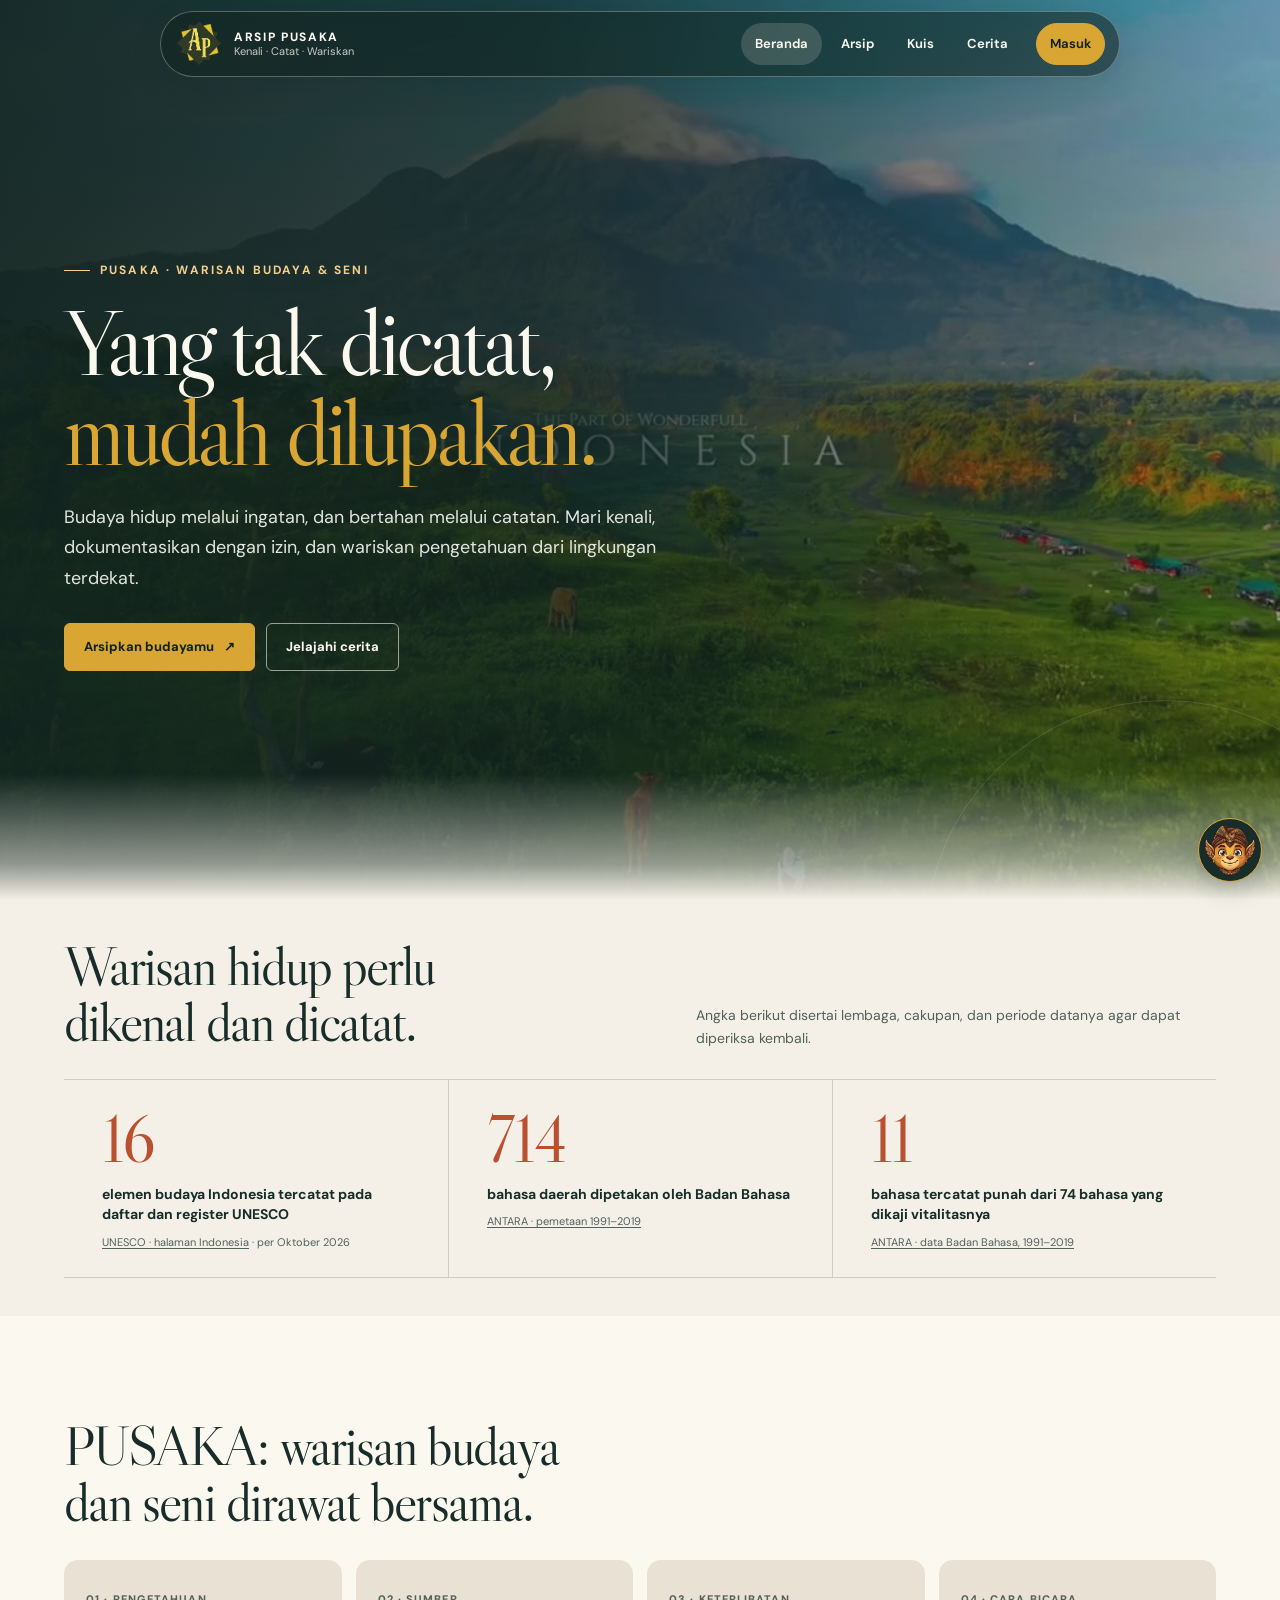
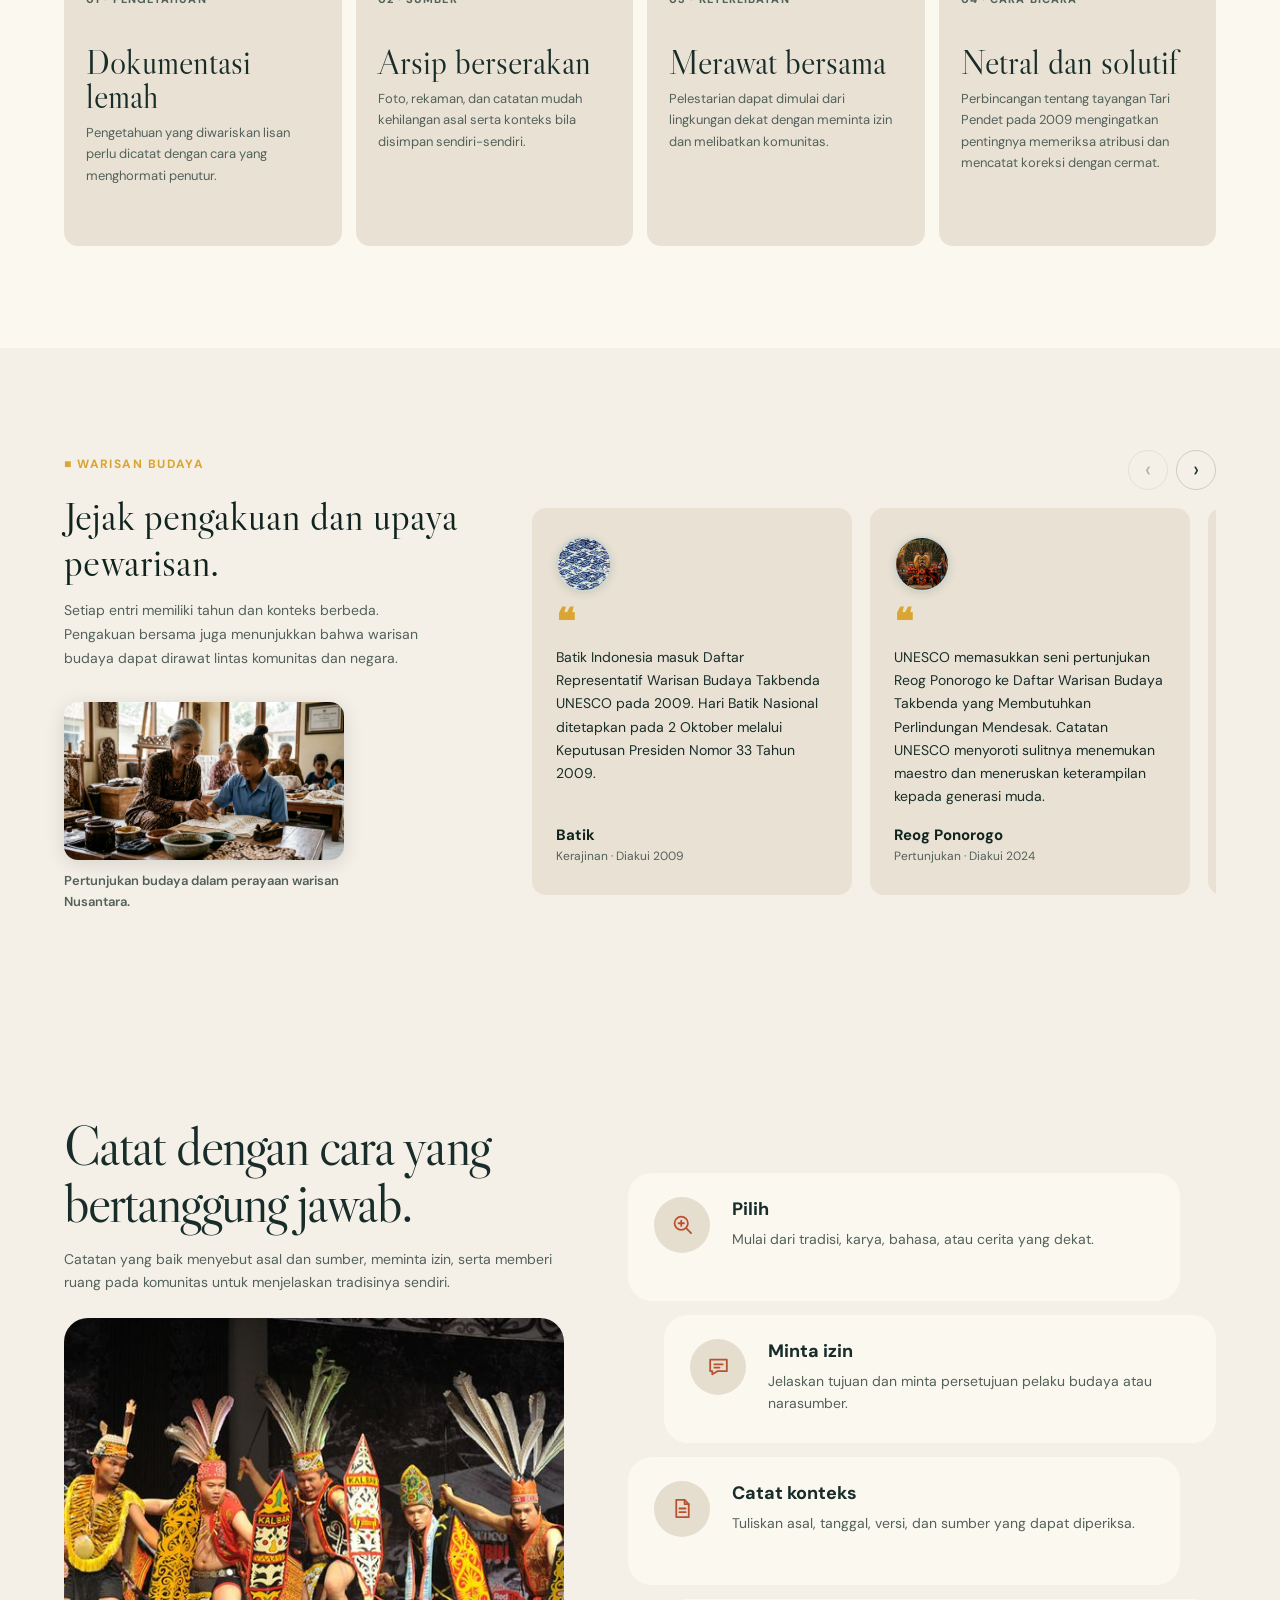
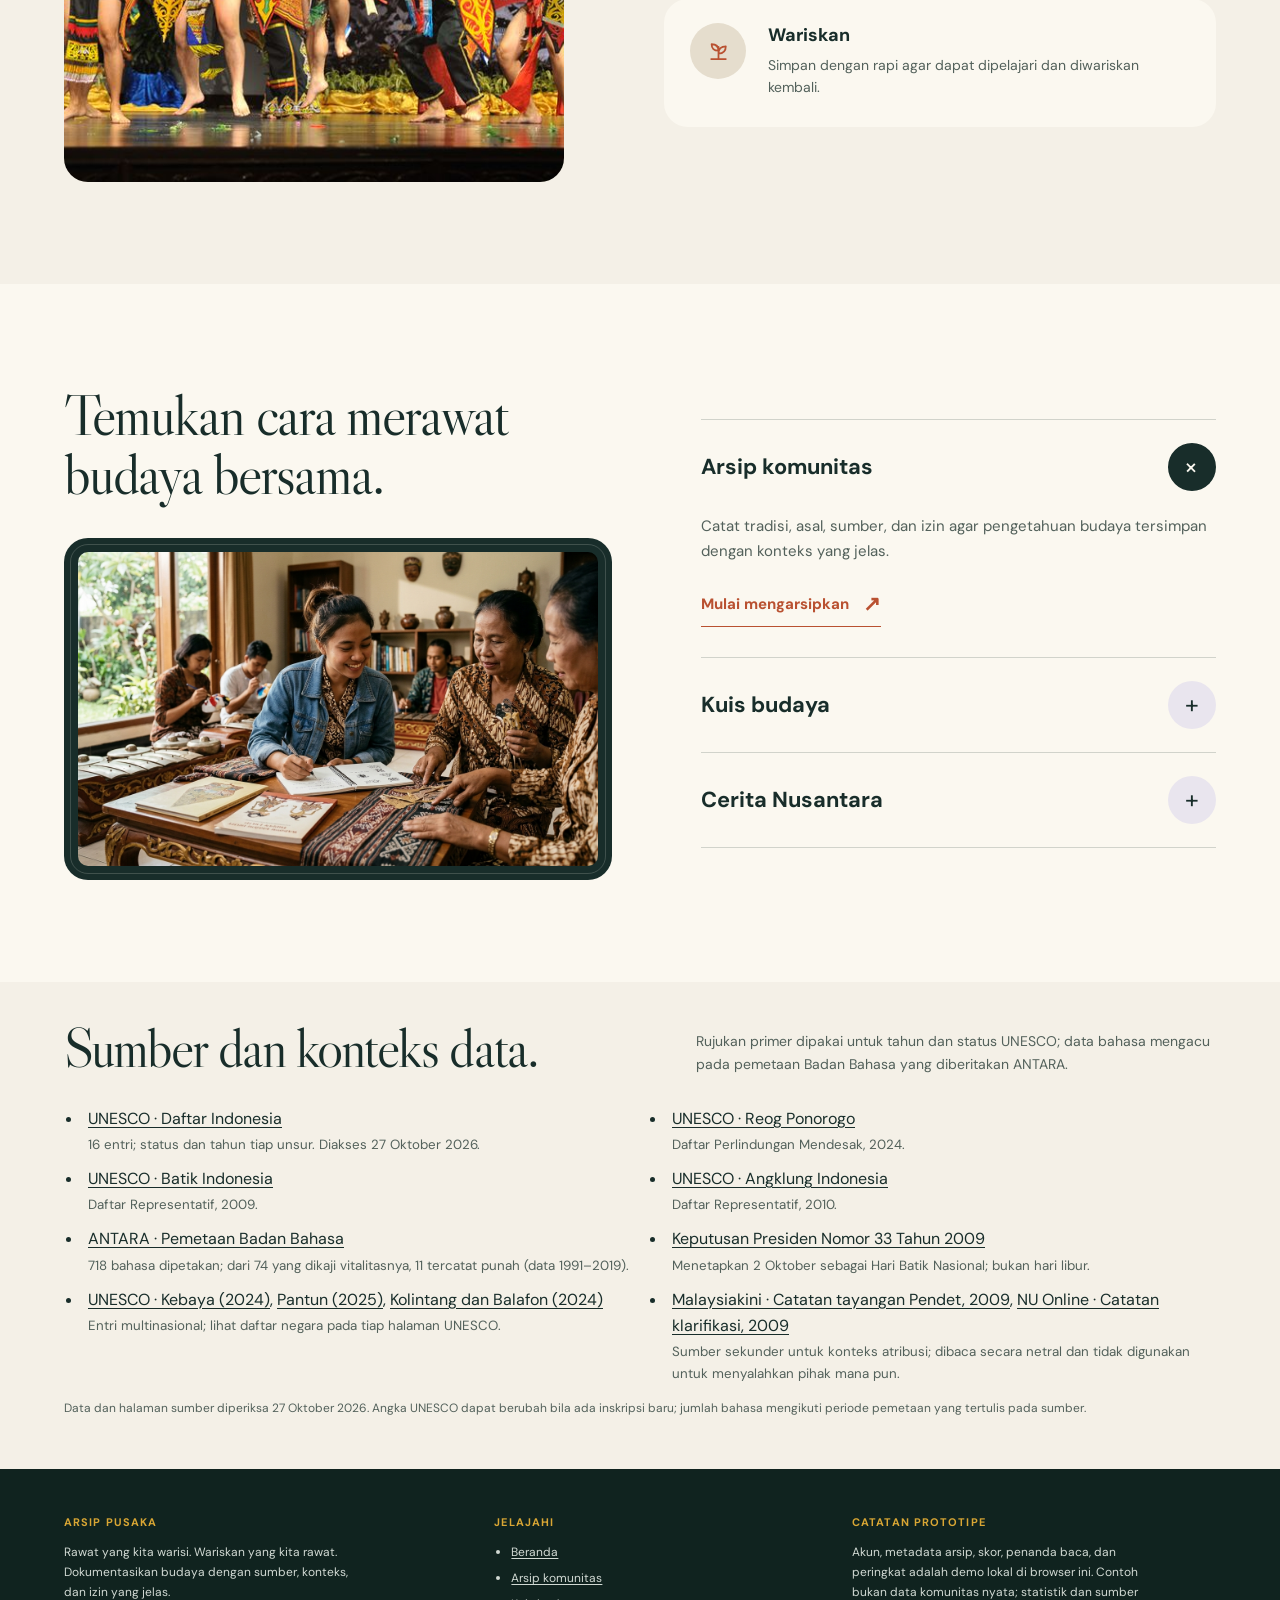
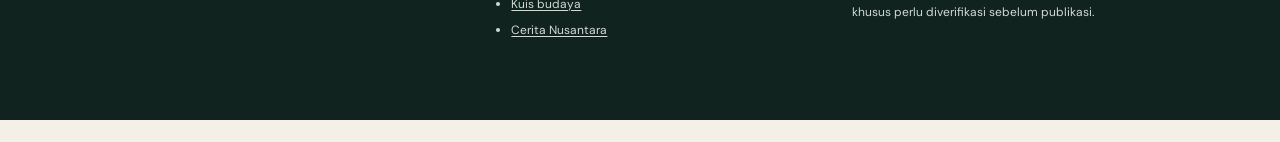
<file: index.html>
<!doctype html>
<html lang="id">
<head>
  <meta charset="utf-8">
  <meta name="viewport" content="width=device-width, initial-scale=1">
  <meta name="theme-color" content="#182d2a">
  <meta name="description" content="Kenali, catat, uji, dan wariskan pengetahuan budaya Nusantara bersama Arsip Pusaka.">
  <link rel="icon" href="LOGO.png" type="image/png">
  <link rel="stylesheet" href="css/style.css">
  <title>Arsip Pusaka — Kenali · Catat · Wariskan</title>
</head>
<body data-page="beranda" data-base="">
  <!-- THESIS: Arsip budaya menjadi tindakan warga, bukan katalog kosong; halaman generik dengan klaim pelestarian tanpa sumber ditolak.
       OWN-WORLD: Hijau hutan, kertas terang, aksen emas dan cap arsip; garis inventaris dan kartu katalog mengikat navigasi, bukti, dan interaksi.
       STORY: Pengunjung memahami mengapa catatan berizin penting, memeriksa status bukti, lalu memilih mengarsipkan, belajar, atau membaca.
       FIRST VIEWPORT: Pernyataan editorial di kiri dan ruang media arsip di kanan; aksi arsip dan cerita langsung terlihat.
       FORM: Peringkat pertama ialah dossier arsip komunitas beralur; dipilih karena mendemonstrasikan dokumentasi sebagai mekanisme, bukan statistik rekaan. -->
  <a class="skip-link" href="#konten">Lewati ke konten</a>
  <!-- Header, footer, dan dialog bersama dipasang oleh common.js. -->
  <div id="site-header"></div>
  <main id="konten">
    <!-- Pernyataan utama dan pintasan ke fitur inti. -->
    <section class="hero hero--video" aria-labelledby="hero-title">
      <div class="hero__video-backdrop" aria-hidden="true">
        <video class="hero__video" id="hero-video" autoplay muted loop playsinline preload="metadata" poster="aset/hero-poster.jpg">
          <source src="hero_section1.mp4" type="video/mp4">
        </video>
      </div>
      <div class="hero__inner">
        <div class="hero__copy">
          <p class="hero__eyebrow">PUSAKA · Warisan Budaya &amp; Seni</p>
          <h1 class="hero__title" id="hero-title">Yang tak dicatat, <em>mudah dilupakan.</em></h1>
          <p class="hero__lead">Budaya hidup melalui ingatan, dan bertahan melalui catatan. Mari kenali, dokumentasikan dengan izin, dan wariskan pengetahuan dari lingkungan terdekat.</p>
          <div class="hero__actions">
            <a class="button button--gold" href="arsip/index.html">Arsipkan budayamu <span aria-hidden="true">↗</span></a>
            <a class="button button--outline" href="cerita/index.html">Jelajahi cerita</a>
          </div>
        </div>
      </div>
      <span class="screen-reader-only" id="hero-video-status" role="status" aria-live="polite"></span>
    </section>

    <!-- Data ringkas dilengkapi lembaga, cakupan, dan periode sumber. -->
    <section class="section section--compact" aria-labelledby="data-title">
      <div class="shell">
        <div class="section-heading">
          <div>
            <h2 id="data-title">Warisan hidup perlu dikenal dan dicatat.</h2>
          </div>
          <p>Angka berikut disertai lembaga, cakupan, dan periode datanya agar dapat diperiksa kembali.</p>
        </div>
        <div class="stats" aria-label="Data budaya dengan sumber">
          <article class="stat"><div class="stat__value" data-count="16">16</div><div class="stat__label">elemen budaya Indonesia tercatat pada daftar dan register UNESCO</div><div class="stat__source"><a href="https://ich.unesco.org/en/state/indonesia-ID" target="_blank" rel="noreferrer">UNESCO · halaman Indonesia</a> · per Oktober 2026</div></article>
          <article class="stat"><div class="stat__value" data-count="718">718</div><div class="stat__label">bahasa daerah dipetakan oleh Badan Bahasa</div><div class="stat__source"><a href="https://m.antaranews.com/amp/berita/1129799/kemendikbud-petakan-718-bahasa-daerah" target="_blank" rel="noreferrer">ANTARA · pemetaan 1991–2019</a></div></article>
          <article class="stat"><div class="stat__value" data-count="11">11</div><div class="stat__label">bahasa tercatat punah dari 74 bahasa yang dikaji vitalitasnya</div><div class="stat__source"><a href="https://m.antaranews.com/amp/berita/1129799/kemendikbud-petakan-718-bahasa-daerah" target="_blank" rel="noreferrer">ANTARA · data Badan Bahasa, 1991–2019</a></div></article>
        </div>
      </div>
    </section>

    <!-- Konteks kebutuhan dokumentasi dan contoh pengakuan budaya. -->
    <section class="section section--paper" aria-labelledby="why-title">
      <div class="shell">
        <div class="section-heading">
          <div><h2 id="why-title">PUSAKA: warisan budaya dan seni dirawat bersama.</h2></div>
        </div>
        <div class="case-grid">
          <article class="case"><span class="case__index">01 · PENGETAHUAN</span><h3>Dokumentasi lemah</h3><p>Pengetahuan yang diwariskan lisan perlu dicatat dengan cara yang menghormati penutur.</p></article>
          <article class="case"><span class="case__index">02 · SUMBER</span><h3>Arsip berserakan</h3><p>Foto, rekaman, dan catatan mudah kehilangan asal serta konteks bila disimpan sendiri-sendiri.</p></article>
          <article class="case"><span class="case__index">03 · KETERLIBATAN</span><h3>Merawat bersama</h3><p>Pelestarian dapat dimulai dari lingkungan dekat dengan meminta izin dan melibatkan komunitas.</p></article>
          <article class="case"><span class="case__index">04 · CARA BICARA</span><h3>Netral dan solutif</h3><p>Perbincangan tentang tayangan Tari Pendet pada 2009 mengingatkan pentingnya memeriksa atribusi dan mencatat koreksi dengan cermat.</p></article>
        </div>
      </div>
    </section>

    <section class="section" id="kasus" aria-labelledby="case-title">
      <div class="shell heritage-showcase">
        <div class="heritage-showcase__left">
          <span class="heritage-showcase__label">■ WARISAN BUDAYA</span>
          <h2 id="case-title">Jejak pengakuan dan upaya pewarisan.</h2>
          <p class="heritage-showcase__desc">Setiap entri memiliki tahun dan konteks berbeda. Pengakuan bersama juga menunjukkan bahwa warisan budaya dapat dirawat lintas komunitas dan negara.</p>
          <figure class="heritage-showcase__video">
            <img src="pewarisan.jpg" alt="Pertunjukan budaya dalam perayaan warisan Nusantara" width="1408" height="768" loading="lazy">
            <figcaption>Pertunjukan budaya dalam perayaan warisan Nusantara.</figcaption>
          </figure>
        </div>
        <div class="heritage-showcase__right">
          <div class="heritage-showcase__nav" role="group" aria-label="Navigasi kartu warisan">
            <button class="heritage-nav-btn heritage-nav-btn--prev" type="button" aria-label="Kartu sebelumnya" disabled>‹</button>
            <button class="heritage-nav-btn heritage-nav-btn--next" type="button" aria-label="Kartu berikutnya">›</button>
          </div>
          <div class="heritage-cards" id="heritage-cards" role="region" aria-label="Pengakuan warisan budaya" aria-roledescription="karusel" tabindex="0">
            <article class="heritage-card" role="group" aria-roledescription="kartu">
              <img class="heritage-card__avatar" src="aset/Batik.jpg" alt="Motif batik megamendung" width="56" height="56" loading="lazy">
              <span class="heritage-card__quote" aria-hidden="true">❝</span>
              <p class="heritage-card__text">Batik Indonesia masuk Daftar Representatif Warisan Budaya Takbenda UNESCO pada 2009. Hari Batik Nasional ditetapkan pada 2 Oktober melalui Keputusan Presiden Nomor 33 Tahun 2009.</p>
              <h3 class="heritage-card__title">Batik</h3>
              <span class="heritage-card__sub">Kerajinan · Diakui 2009</span>
            </article>
            <article class="heritage-card" role="group" aria-roledescription="kartu">
              <img class="heritage-card__avatar" src="aset/Reog_Ponorogo.jpg" alt="Penari Reog Ponorogo" width="56" height="56" loading="lazy">
              <span class="heritage-card__quote" aria-hidden="true">❝</span>
              <p class="heritage-card__text">UNESCO memasukkan seni pertunjukan Reog Ponorogo ke Daftar Warisan Budaya Takbenda yang Membutuhkan Perlindungan Mendesak. Catatan UNESCO menyoroti sulitnya menemukan maestro dan meneruskan keterampilan kepada generasi muda.</p>
              <h3 class="heritage-card__title">Reog Ponorogo</h3>
              <span class="heritage-card__sub">Pertunjukan · Diakui 2024</span>
            </article>
            <article class="heritage-card" role="group" aria-roledescription="kartu">
              <img class="heritage-card__avatar" src="aset/Angklung.jpg" alt="Instrumen angklung bambu" width="56" height="56" loading="lazy">
              <span class="heritage-card__quote" aria-hidden="true">❝</span>
              <p class="heritage-card__text">Angklung Indonesia masuk Daftar Representatif UNESCO pada 2010. Permainan ansambelnya mengandalkan kolaborasi agar melodi dapat terbentuk dari nada-nada yang berbeda.</p>
              <h3 class="heritage-card__title">Angklung</h3>
              <span class="heritage-card__sub">Musik · Diakui 2010</span>
            </article>
            <article class="heritage-card" role="group" aria-roledescription="kartu">
              <img class="heritage-card__avatar" src="aset/warisan.jpg" alt="Peta Indonesia dalam kaca pembesar" width="56" height="56" loading="lazy">
              <span class="heritage-card__quote" aria-hidden="true">❝</span>
              <p class="heritage-card__text">Kebaya (2024), Pantun (2025), serta praktik budaya terkait Kolintang dan Balafon (2024) tercatat sebagai pengakuan bersama beberapa negara.</p>
              <h3 class="heritage-card__title">Warisan lintas negara</h3>
              <span class="heritage-card__sub">Pengakuan Bersama</span>
            </article>
          </div>
        </div>
      </div>
    </section>

    <!-- Empat langkah dokumentasi budaya yang bertanggung jawab. -->
    <section class="section section--paper process-showcase" aria-labelledby="steps-title">
      <div class="shell process-showcase__layout">
        <div class="process-showcase__copy">
          <h2 id="steps-title">Catat dengan cara yang bertanggung jawab.</h2>
          <p>Catatan yang baik menyebut asal dan sumber, meminta izin, serta memberi ruang pada komunitas untuk menjelaskan tradisinya sendiri.</p>
          <figure class="process-showcase__art">
            <img src="aset/Keberagaman_Indonesia.jpg" alt="Para penari mengenakan kostum tradisional dalam pertunjukan budaya Indonesia" width="736" height="491" loading="lazy">
          </figure>
        </div>
        <div class="process-steps" aria-label="Langkah mencatat budaya">
          <article class="process-step">
            <span class="process-step__icon" aria-hidden="true"><svg viewBox="0 0 24 24"><circle cx="10.8" cy="10.8" r="6.4"></circle><path d="m16 16 4.2 4.2M8.2 10.8h5.2M10.8 8.2v5.2"></path></svg></span>
            <div><h3>Pilih</h3><p>Mulai dari tradisi, karya, bahasa, atau cerita yang dekat.</p></div>
          </article>
          <article class="process-step">
            <span class="process-step__icon" aria-hidden="true"><svg viewBox="0 0 24 24"><path d="M4 5.5h16v11H11l-5 3v-3H4z"></path><path d="M8 10h8M8 13h5"></path></svg></span>
            <div><h3>Minta izin</h3><p>Jelaskan tujuan dan minta persetujuan pelaku budaya atau narasumber.</p></div>
          </article>
          <article class="process-step">
            <span class="process-step__icon" aria-hidden="true"><svg viewBox="0 0 24 24"><path d="M6 3.8h8l4 4v12.4H6z"></path><path d="M14 3.8v4h4M9 12h6M9 15.5h6"></path></svg></span>
            <div><h3>Catat konteks</h3><p>Tuliskan asal, tanggal, versi, dan sumber yang dapat diperiksa.</p></div>
          </article>
          <article class="process-step">
            <span class="process-step__icon" aria-hidden="true"><svg viewBox="0 0 24 24"><path d="M12 20.2V8.5M12 12.2c0-4.1-2.6-6.2-6.6-6.2 0 4 2.2 6.2 6.6 6.2ZM12 15c0-4.5 2.7-7 7-7 0 4.4-2.4 7-7 7ZM5 20.2h14"></path></svg></span>
            <div><h3>Wariskan</h3><p>Simpan dengan rapi agar dapat dipelajari dan diwariskan kembali.</p></div>
          </article>
        </div>
      </div>
    </section>

    <!-- Accordion menghubungkan fitur Arsip, Kuis, dan Cerita. -->
    <section class="section section--paper feature-showcase" aria-labelledby="feature-title">
      <div class="shell feature-showcase__layout">
        <div class="feature-showcase__copy">
          <h2 id="feature-title">Temukan cara merawat budaya bersama.</h2>
          <figure class="feature-showcase__art">
            <img src="merawat_budaya.jpg" alt="Sekelompok orang belajar membatik sambil mencatat di sebuah sanggar" width="677" height="369" loading="lazy">
          </figure>
        </div>
        <div class="feature-list" aria-label="Fitur Arsip Pusaka">
          <details class="feature-item" name="landing-feature" open>
            <summary class="feature-item__summary"><span>Arsip komunitas</span><span class="feature-item__toggle" aria-hidden="true">+</span></summary>
            <div class="feature-item__content"><p>Catat tradisi, asal, sumber, dan izin agar pengetahuan budaya tersimpan dengan konteks yang jelas.</p><a class="feature-item__link" href="arsip/index.html">Mulai mengarsipkan <span aria-hidden="true">↗</span></a></div>
          </details>
          <details class="feature-item" name="landing-feature">
            <summary class="feature-item__summary"><span>Kuis budaya</span><span class="feature-item__toggle" aria-hidden="true">+</span></summary>
            <div class="feature-item__content"><p>Uji wawasan tentang budaya Nusantara lewat pertanyaan singkat dengan penjelasan di setiap jawaban.</p><a class="feature-item__link" href="kuis/index.html">Coba kuis <span aria-hidden="true">↗</span></a></div>
          </details>
          <details class="feature-item" name="landing-feature">
            <summary class="feature-item__summary"><span>Cerita Nusantara</span><span class="feature-item__toggle" aria-hidden="true">+</span></summary>
            <div class="feature-item__content"><p>Jelajahi cerita dalam beragam versi, dengan ruang untuk mengenal asal dan konteks penuturannya.</p><a class="feature-item__link" href="cerita/index.html">Jelajahi cerita <span aria-hidden="true">↗</span></a></div>
          </details>
        </div>
      </div>
    </section>

    <!-- Rujukan data dan catatan konteks editorial. -->
    <section class="section section--compact" id="sumber" aria-labelledby="sources-title">
      <div class="shell">
        <div class="section-heading"><div><h2 id="sources-title">Sumber dan konteks data.</h2></div><p>Rujukan primer dipakai untuk tahun dan status UNESCO; data bahasa mengacu pada pemetaan Badan Bahasa yang diberitakan ANTARA.</p></div>
        <ul class="source-list">
          <li><a href="https://ich.unesco.org/en/state/indonesia-ID" target="_blank" rel="noreferrer">UNESCO · Daftar Indonesia</a><small>16 entri; status dan tahun tiap unsur. Diakses 27 Oktober 2026.</small></li>
          <li><a href="https://ich.unesco.org/en/USL/reog-ponorogo-performing-art-01969" target="_blank" rel="noreferrer">UNESCO · Reog Ponorogo</a><small>Daftar Perlindungan Mendesak, 2024.</small></li>
          <li><a href="https://ich.unesco.org/en/RL/indonesian-batik-00170" target="_blank" rel="noreferrer">UNESCO · Batik Indonesia</a><small>Daftar Representatif, 2009.</small></li>
          <li><a href="https://ich.unesco.org/en/RL/indonesian-angklung-00393" target="_blank" rel="noreferrer">UNESCO · Angklung Indonesia</a><small>Daftar Representatif, 2010.</small></li>
          <li><a href="https://m.antaranews.com/amp/berita/1129799/kemendikbud-petakan-718-bahasa-daerah" target="_blank" rel="noreferrer">ANTARA · Pemetaan Badan Bahasa</a><small>718 bahasa dipetakan; dari 74 yang dikaji vitalitasnya, 11 tercatat punah (data 1991–2019).</small></li>
          <li><a href="https://id.wikisource.org/wiki/Halaman:Keppre_33_2009.djvu/1" target="_blank" rel="noreferrer">Keputusan Presiden Nomor 33 Tahun 2009</a><small>Menetapkan 2 Oktober sebagai Hari Batik Nasional; bukan hari libur.</small></li>
          <li><a href="https://ich.unesco.org/en/RL/kebaya-knowledge-skills-traditions-and-practices-02090" target="_blank" rel="noreferrer">UNESCO · Kebaya (2024)</a>, <a href="https://ich.unesco.org/en/RL/pantun-02274" target="_blank" rel="noreferrer">Pantun (2025)</a>, <a href="https://ich.unesco.org/en/RL/cultural-practices-and-expressions-linked-to-balafon-and-kolintang-in-mali-burkina-faso-cote-d-ivoire-and-indonesia-02131" target="_blank" rel="noreferrer">Kolintang dan Balafon (2024)</a><small>Entri multinasional; lihat daftar negara pada tiap halaman UNESCO.</small></li>
          <li><a href="https://www.malaysiakini.com/news/111938" target="_blank" rel="noreferrer">Malaysiakini · Catatan tayangan Pendet, 2009</a>, <a href="https://nu.or.id/news/ri-sends-protest-to-malaysia-over-pendet-dance-ad-3FP1o" target="_blank" rel="noreferrer">NU Online · Catatan klarifikasi, 2009</a><small>Sumber sekunder untuk konteks atribusi; dibaca secara netral dan tidak digunakan untuk menyalahkan pihak mana pun.</small></li>
        </ul>
        <p class="source-note">Data dan halaman sumber diperiksa 27 Oktober 2026. Angka UNESCO dapat berubah bila ada inskripsi baru; jumlah bahasa mengikuti periode pemetaan yang tertulis pada sumber.</p>
      </div>
    </section>
  </main>
  <div id="site-footer"></div>
  <div id="site-overlays"></div>
  <div id="site-toast" class="toast" role="status" aria-live="polite" hidden></div>
  <script src="js/data.js" defer></script>
  <script src="js/chatbot-data.js" defer></script>
  <script src="js/chatbot-engine.js" defer></script>
  <script src="js/common.js" defer></script>
  <script src="js/hero-video.js" defer></script>
  <script src="js/heritage-carousel.js" defer></script>
</body>
</html>
</file>
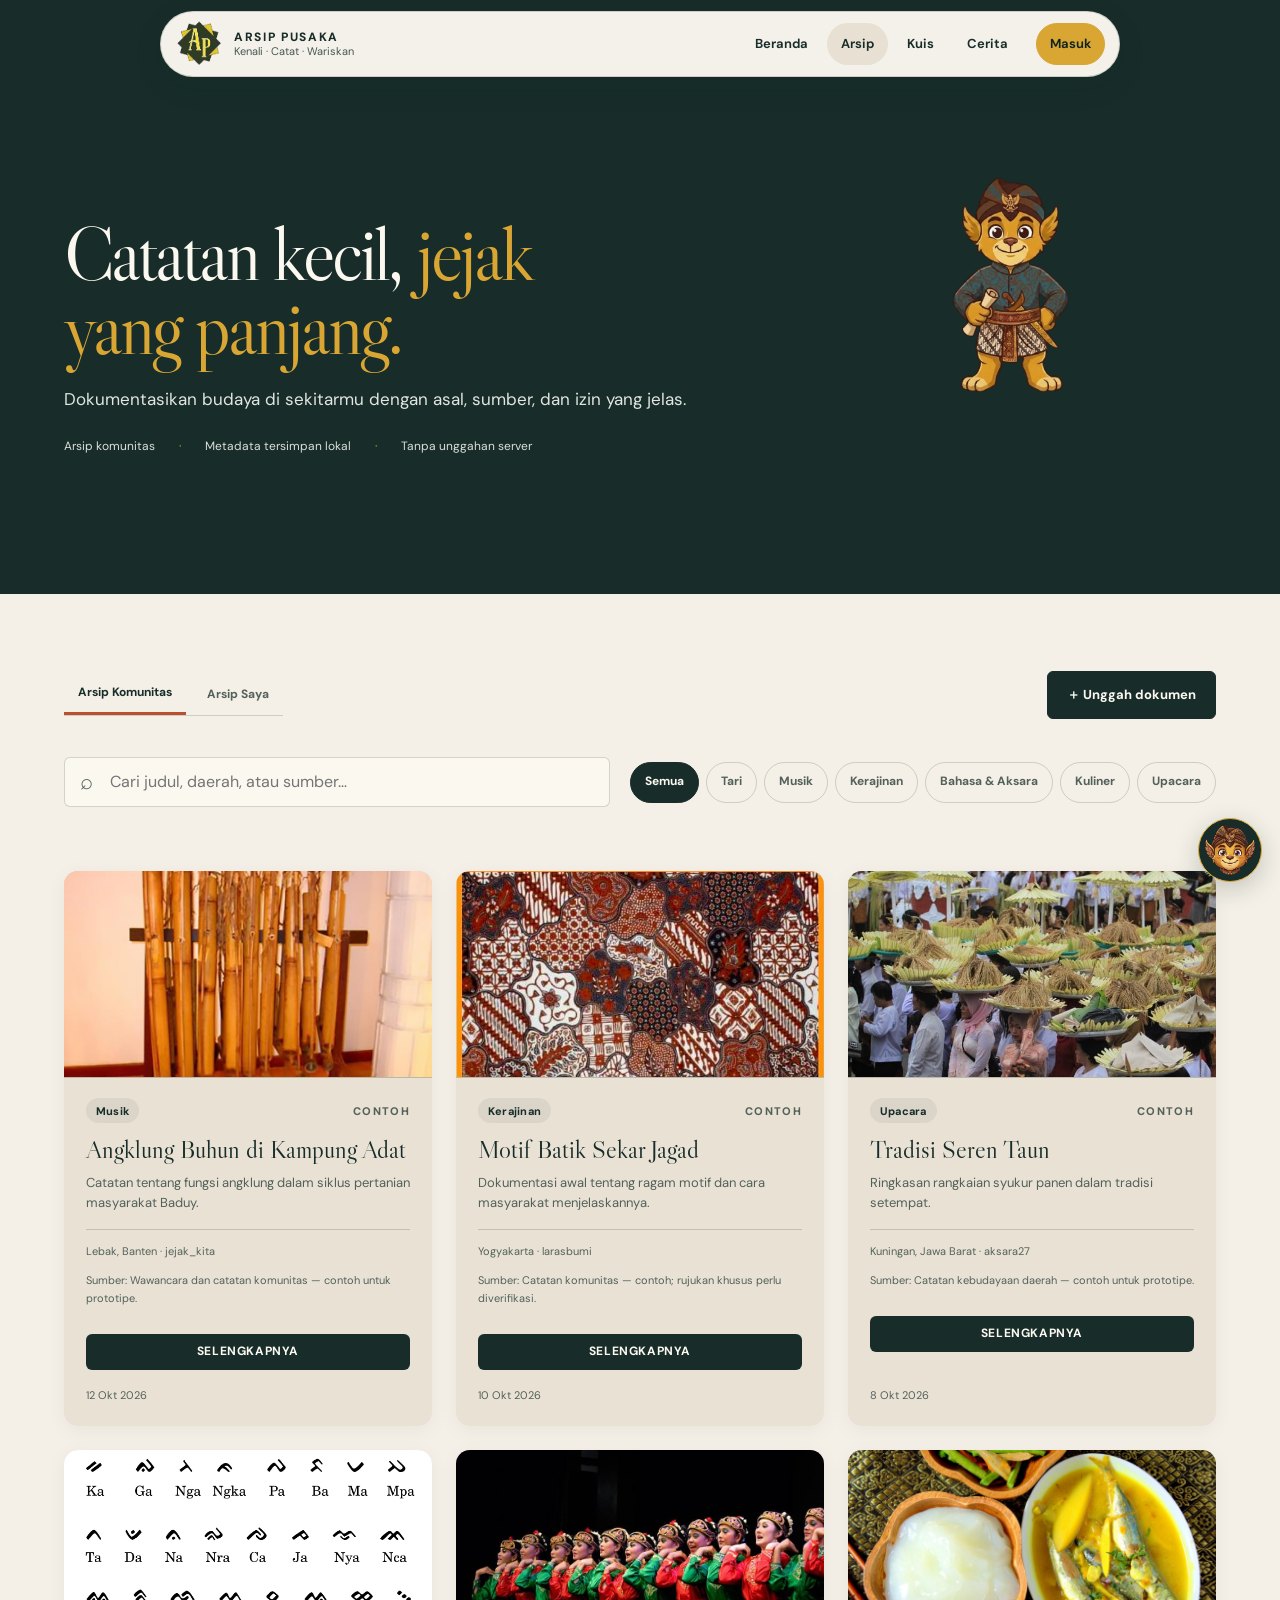
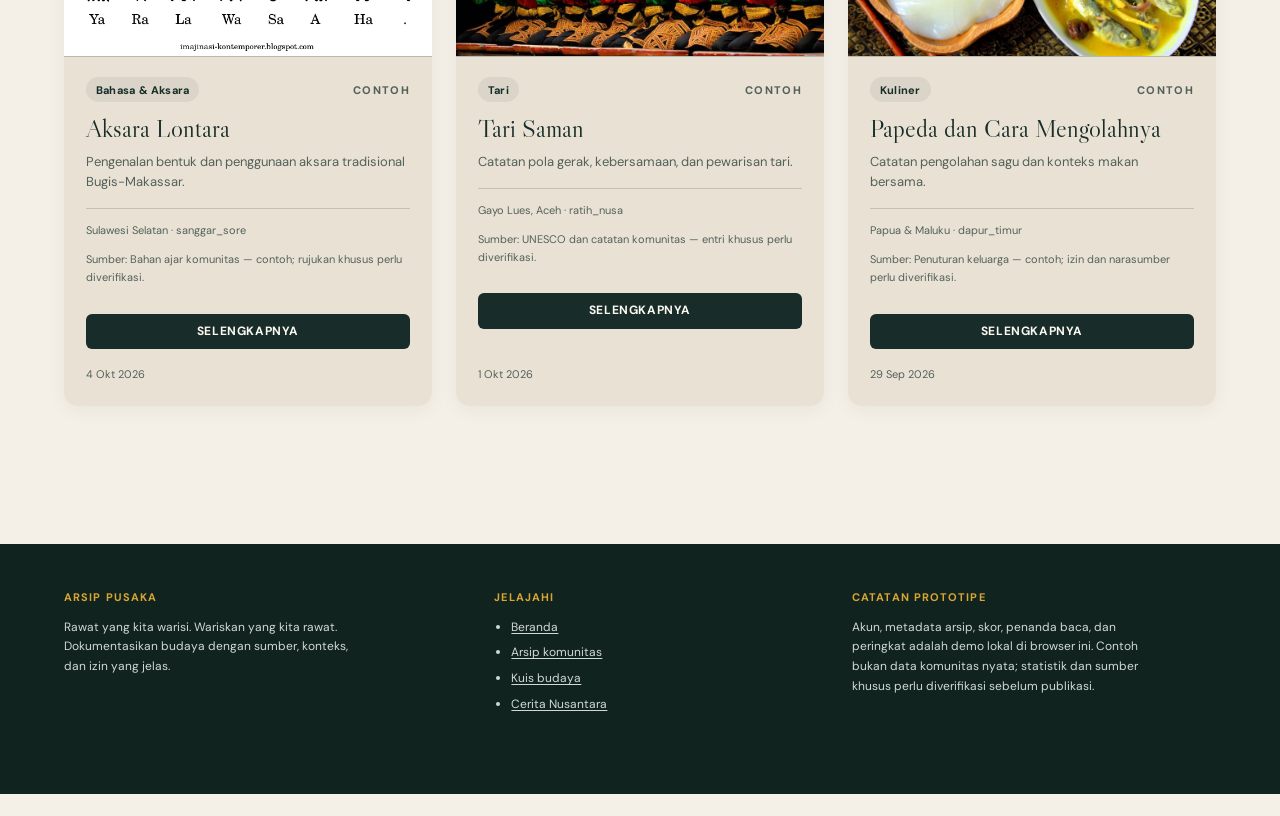
<file: arsip/index.html>
<!doctype html>
<html lang="id">
<head>
  <meta charset="utf-8">
  <meta name="viewport" content="width=device-width, initial-scale=1">
  <meta name="theme-color" content="#182d2a">
  <meta name="description" content="Jelajahi arsip komunitas atau catat pengetahuan budaya dengan izin dan sumber yang jelas.">
  <link rel="icon" href="../LOGO.png" type="image/png">
  <link rel="stylesheet" href="../css/style.css">
  <title>Arsip Komunitas — Arsip Pusaka</title>
</head>
<body data-page="arsip">
  <a class="skip-link" href="#konten">Lewati ke konten</a>
  <!-- Chrome bersama diisi saat common.js menginisialisasi halaman. -->
  <div id="site-header"></div>
  <main id="konten">
    <!-- Pengenalan fitur dan maskot arsip. -->
    <header class="page-hero page-hero--mascot">
      <div class="page-hero__inner">
        <div class="page-hero__copy">
          <h1 class="page-hero__title">Catatan kecil, <em>jejak yang panjang.</em></h1>
          <p class="page-hero__lead">Dokumentasikan budaya di sekitarmu dengan asal, sumber, dan izin yang jelas.</p>
          <div class="page-hero__meta"><span>Arsip komunitas</span><span>Metadata tersimpan lokal</span><span>Tanpa unggahan server</span></div>
        </div>
        <div class="archive-mascot" tabindex="0" role="group" aria-label="Maskot arsip. Arahkan kursor atau fokuskan untuk melihat properti budaya.">
          <img class="page-hero__mascot" src="../MASKOT/arsip.png" alt="Maskot Arsip Pusaka untuk arsip komunitas" width="677" height="369">
          <span class="archive-mascot__props" aria-hidden="true">
            <img class="archive-mascot__prop archive-mascot__prop--scroll" src="../MASKOT/prpt1_arsip.png" alt="">
            <img class="archive-mascot__prop archive-mascot__prop--cloth" src="../MASKOT/prpt2_arsip.png" alt="">
            <img class="archive-mascot__prop archive-mascot__prop--house" src="../MASKOT/prpt3_arsip.png" alt="">
            <img class="archive-mascot__prop archive-mascot__prop--offerings" src="../MASKOT/prpt4_arsip.png" alt="">
            <img class="archive-mascot__prop archive-mascot__prop--keris" src="../MASKOT/prpt5_arsip.png" alt="">
            <img class="archive-mascot__prop archive-mascot__prop--mask" src="../MASKOT/prpt6_arsip.png" alt="">
          </span>
        </div>
      </div>
    </header>
    <section class="page-main">
      <div class="shell">
        <div class="archive-toolbar">
          <div class="tab-list" role="tablist" aria-label="Jenis arsip">
            <button class="tab-button" type="button" role="tab" id="community-tab" aria-selected="true" data-archive-tab="community" aria-controls="archive-community-view">Arsip Komunitas</button>
            <button class="tab-button" type="button" role="tab" id="personal-tab" aria-selected="false" data-archive-tab="personal" aria-controls="archive-personal">Arsip Saya</button>
          </div>
          <button class="button" type="button" id="open-upload">＋ Unggah dokumen</button>
        </div>

        <!-- Arsip publik demo dengan pencarian dan filter kategori. -->
        <section id="archive-community-view" role="tabpanel" aria-labelledby="community-tab">
          <div class="content-toolbar">
            <label class="search-field"><span class="screen-reader-only">Cari arsip</span><input id="archive-search" type="search" placeholder="Cari judul, daerah, atau sumber…" autocomplete="off"></label>
            <div class="filter-list" aria-label="Filter kategori">
              <button class="filter-button" type="button" data-category-filter="Semua" aria-pressed="true">Semua</button>
              <button class="filter-button" type="button" data-category-filter="Tari" aria-pressed="false">Tari</button>
              <button class="filter-button" type="button" data-category-filter="Musik" aria-pressed="false">Musik</button>
              <button class="filter-button" type="button" data-category-filter="Kerajinan" aria-pressed="false">Kerajinan</button>
              <button class="filter-button" type="button" data-category-filter="Bahasa & Aksara" aria-pressed="false">Bahasa &amp; Aksara</button>
              <button class="filter-button" type="button" data-category-filter="Kuliner" aria-pressed="false">Kuliner</button>
              <button class="filter-button" type="button" data-category-filter="Upacara" aria-pressed="false">Upacara</button>
            </div>
          </div>
          <p class="source-note">Entri berlabel CONTOH merupakan data fiktif untuk demonstrasi, bukan dokumentasi narasumber nyata.</p>
          <div id="archive-list" class="archive-grid" aria-live="polite"></div>
          <div id="archive-empty" class="empty-state" hidden><h3>Belum ada catatan yang cocok.</h3><p>Ubah kategori atau kata pencarian untuk melihat entri lain.</p></div>
        </section>

        <!-- Unggahan pribadi tersedia melalui akun demo lokal. Riwayat skor ada di halaman Kuis. -->
        <section id="archive-personal" role="tabpanel" aria-labelledby="personal-tab" hidden>
          <p class="source-note">Unggahan hanya tersimpan di browser ini. Tidak ada data yang dikirim ke server.</p>
          <div id="personal-gate" class="empty-state"><h3>Masuk untuk membuka Arsip Saya.</h3><p>Akun demo menghubungkan metadata unggahan di perangkatmu.</p><button class="button" type="button" data-open-login>Masuk ke akun demo</button></div>
          <div id="personal-uploads" class="archive-grid" hidden></div>
        </section>

        <!-- Form ini menyimpan metadata lokal; berkas tidak diunggah. -->
        <section id="upload-panel" class="form-panel" data-open="false" hidden aria-labelledby="upload-heading">
          <h2 id="upload-heading">Simpan pengetahuan dengan konteksnya.</h2>
          <p class="form-panel__intro">Prototipe ini hanya menyimpan metadata di penyimpanan lokal. Berkas yang dipilih tidak pernah diunggah dan hanya nama, tipe, serta ukuran berkas yang dicatat.</p>
          <form id="upload-form">
            <div class="form-grid">
              <div class="field"><label for="upload-title">Judul</label><input id="upload-title" name="title" type="text" maxlength="80" required autocomplete="off"><span class="field__hint">Maksimal 80 karakter.</span></div>
              <div class="field"><label for="upload-category">Kategori</label><select id="upload-category" name="category" required><option value="">Pilih kategori</option><option>Tari</option><option>Musik</option><option>Kerajinan</option><option>Bahasa &amp; Aksara</option><option>Kuliner</option><option>Upacara</option></select></div>
              <div class="field field--full"><label for="upload-origin">Asal daerah</label><input id="upload-origin" name="origin" type="text" maxlength="100" required placeholder="Contoh: Kabupaten, Provinsi"></div>
              <div class="field field--full"><label for="upload-description">Deskripsi singkat</label><textarea id="upload-description" name="description" maxlength="400" required placeholder="Tuliskan ringkasan konteks budaya yang dicatat."></textarea></div>
              <div class="field field--full"><label for="upload-full-description">Penjelasan lengkap</label><textarea id="upload-full-description" name="fullDescription" maxlength="2000" placeholder="Tuliskan narasi atau sejarah lengkap budaya ini agar dapat dipelajari lebih mendalam."></textarea><span class="field__hint">Maksimal 2000 karakter.</span></div>
              <div class="field field--full"><label for="upload-source">Sumber atau narasumber</label><input id="upload-source" name="source" type="text" maxlength="400" required placeholder="Contoh: wawancara narasumber (dengan izin), judul referensi, tautan"><span class="field__hint">Deskripsi dan sumber digabung maksimal 400 karakter. <span id="upload-character-count">0 / 400 karakter</span></span></div>
              <div class="field field--full"><label for="upload-file">Berkas (opsional)</label><input id="upload-file" name="file" type="file" accept="image/*,audio/*,video/*,.pdf,.txt"><span class="field__hint">Foto disimpan di browser ini dan tampil di kartu arsip. Berkas lain hanya dicatat nama dan ukurannya; tidak ada yang dikirim ke server.</span><div class="upload-preview" id="upload-preview" hidden><img id="upload-preview-image" alt="Pratinjau foto yang akan diarsipkan"></div></div>
              <label class="check-field field--full" for="upload-permission"><input id="upload-permission" name="permission" type="checkbox" required><span>Saya memiliki hak atau izin atas dokumen ini.</span></label>
            </div>
            <div class="form-actions"><button class="button" type="submit">Catat di perangkat ini</button><button class="button button--quiet" type="button" id="cancel-upload">Batal</button></div>
          </form>
        </section>
      </div>
    </section>
  </main>
  <div id="site-footer"></div>
  <div id="site-overlays"></div>
  <div id="site-toast" class="toast" role="status" aria-live="polite" hidden></div>

  <!-- Dialog Detail Arsip -->
  <dialog id="archive-detail" aria-labelledby="detail-title">
    <div class="dialog__inner">
      <div class="dialog__head">
        <div>
          <span class="category-tag" id="detail-category"></span>
          <h2 id="detail-title"></h2>
        </div>
        <button class="dialog__close" type="button" id="detail-close" aria-label="Tutup detail">×</button>
      </div>
      <div class="archive-detail__content">
        <div id="detail-media" class="archive-detail__media"></div>
        <div class="archive-detail__info">
          <div class="archive-meta" id="detail-meta"></div>
          <p class="archive-detail__description" id="detail-description"></p>
          <div class="archive-detail__source-box">
            <strong>Sumber & Narasumber:</strong>
            <p id="detail-source"></p>
          </div>
          <div class="archive-detail__foot">
            <span id="detail-date"></span>
            <span id="detail-file"></span>
          </div>
        </div>
      </div>
      <div class="form-actions">
        <button class="button button--gold" type="button" id="detail-close-btn">Tutup</button>
      </div>
    </div>
  </dialog>

  <script src="../js/data.js" defer></script>
  <script src="../js/chatbot-data.js" defer></script>
  <script src="../js/chatbot-engine.js" defer></script>
  <script src="../js/common.js" defer></script>
  <script src="../js/arsip.js" defer></script>
</body>
</html>
</file>
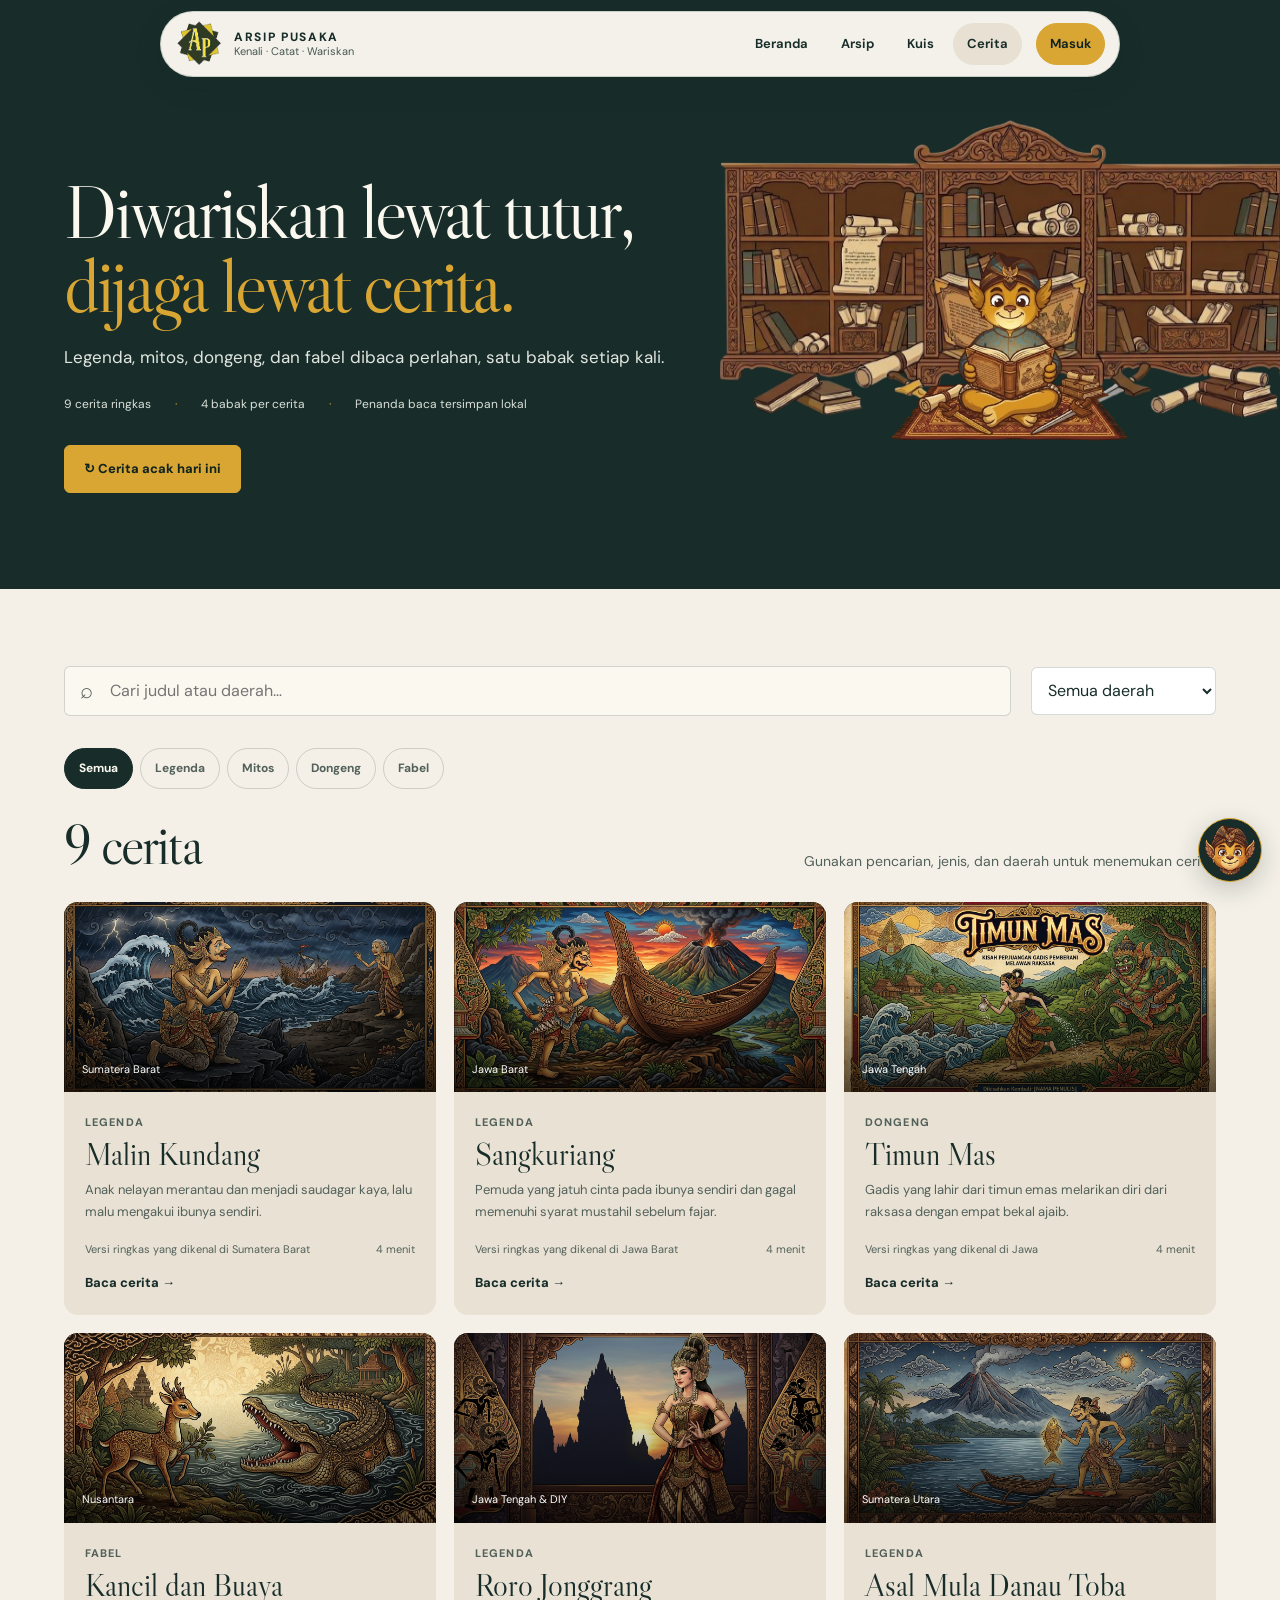
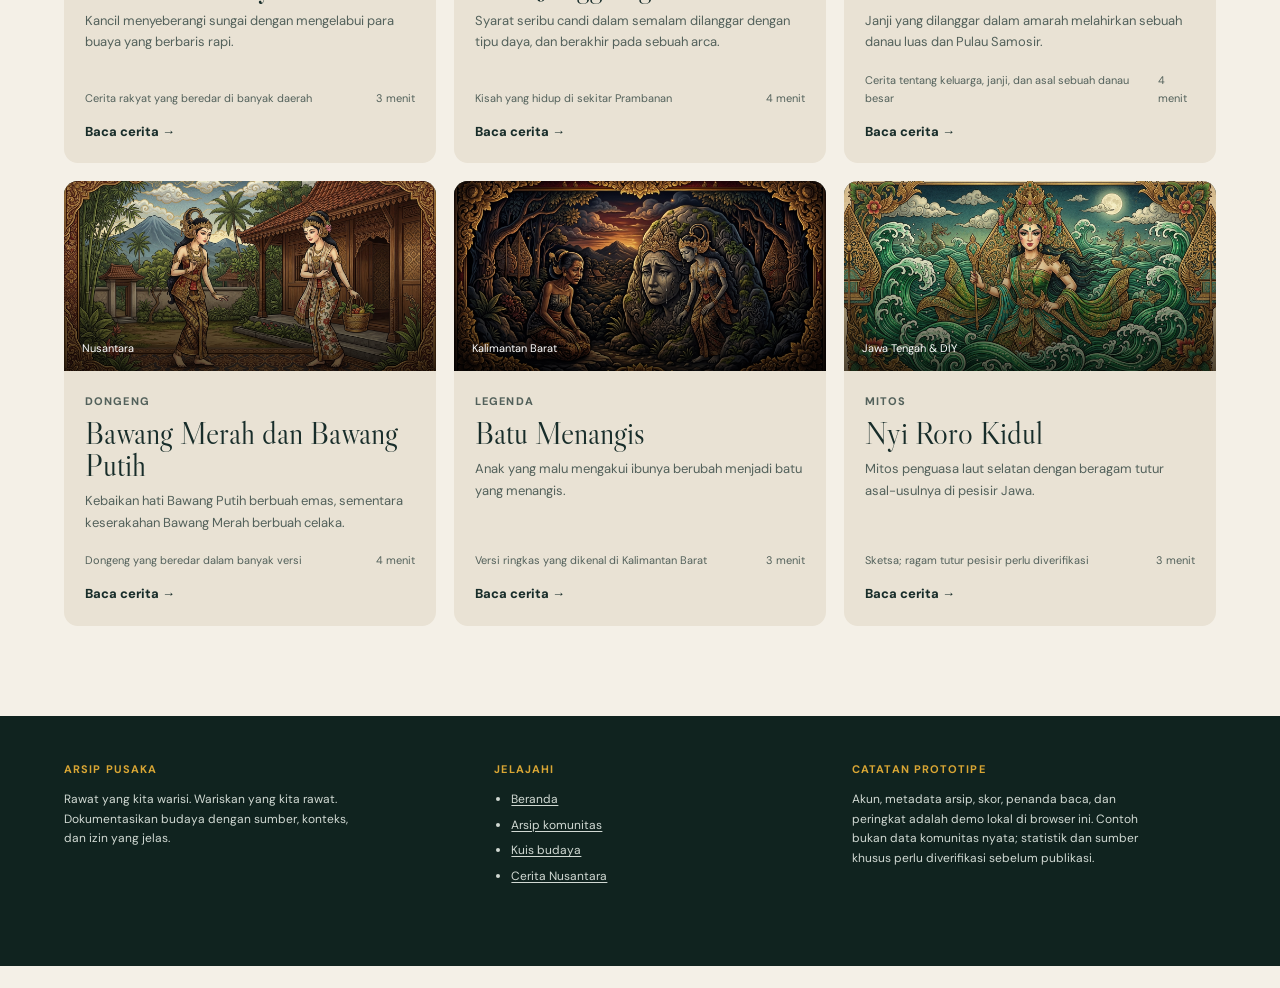
<file: cerita/index.html>
<!doctype html>
<html lang="id">
<head>
  <meta charset="utf-8">
  <meta name="viewport" content="width=device-width, initial-scale=1">
  <meta name="theme-color" content="#182d2a">
  <meta name="description" content="Baca cerita rakyat Nusantara dalam babak singkat dan jelajahi variasi tradisi tutur.">
  <link rel="icon" href="../LOGO.png" type="image/png">
  <link rel="stylesheet" href="../css/style.css">
  <title>Cerita Nusantara — Arsip Pusaka</title>
</head>
<body data-page="cerita">
  <a class="skip-link" href="#konten">Lewati ke konten</a>
  <!-- Header, footer, dan fitur akun/chatbot berasal dari common.js. -->
  <div id="site-header"></div>
  <main id="konten">
    <!-- Hero cerita dan filter katalog cerita lokal. -->
    <header class="page-hero page-hero--mascot">
      <div class="page-hero__inner">
        <div class="page-hero__copy">
          <h1 class="page-hero__title">Diwariskan lewat tutur, <em>dijaga lewat cerita.</em></h1>
          <p class="page-hero__lead">Legenda, mitos, dongeng, dan fabel dibaca perlahan, satu babak setiap kali.</p>
          <div class="page-hero__meta"><span>9 cerita ringkas</span><span>4 babak per cerita</span><span>Penanda baca tersimpan lokal</span></div>
          <div class="hero__actions"><button class="button button--gold" id="random-story" type="button">↻ Cerita acak hari ini</button></div>
        </div>
        <div class="story-mascot">
          <img class="story-mascot__shelf" src="../MASKOT/prpt1_cerita.png" alt="" aria-hidden="true" width="677" height="369">
          <img class="page-hero__mascot story-mascot__figure" src="../MASKOT/cerita.png" alt="Maskot Arsip Pusaka sedang membaca buku cerita" width="677" height="369">
        </div>
      </div>
    </header>
    <!-- Daftar cerita yang dapat dicari, disaring, dan dibaca per babak. -->
    <section class="page-main">
      <div class="shell">
        <div class="content-toolbar">
          <label class="search-field"><span class="screen-reader-only">Cari judul, daerah, atau jenis cerita</span><input id="story-search" type="search" placeholder="Cari judul atau daerah…" autocomplete="off"></label>
          <label class="field"><span class="screen-reader-only">Pilih daerah</span><select id="story-region"><option>Semua daerah</option><option>Sumatera Barat</option><option>Jawa Barat</option><option>Jawa Tengah</option><option>Jawa Tengah &amp; DIY</option><option>Sumatera Utara</option><option>Kalimantan Barat</option><option>Nusantara</option></select></label>
        </div>
        <div class="filter-list" aria-label="Filter jenis cerita">
          <button class="filter-button" type="button" data-story-type="Semua" aria-pressed="true">Semua</button>
          <button class="filter-button" type="button" data-story-type="Legenda" aria-pressed="false">Legenda</button>
          <button class="filter-button" type="button" data-story-type="Mitos" aria-pressed="false">Mitos</button>
          <button class="filter-button" type="button" data-story-type="Dongeng" aria-pressed="false">Dongeng</button>
          <button class="filter-button" type="button" data-story-type="Fabel" aria-pressed="false">Fabel</button>
        </div>
        <div class="section-heading section-heading--story"><h2 id="story-count">9 cerita</h2><p>Gunakan pencarian, jenis, dan daerah untuk menemukan cerita.</p></div>
        <div id="story-list" class="story-grid" aria-live="polite"></div>
        <div id="story-empty" class="empty-state" hidden><h3>Belum ada cerita yang cocok.</h3><p>Ubah kata pencarian atau pilih kategori dan daerah lain.</p></div>
      </div>
    </section>
  </main>
  <!-- Reader dialog untuk babak cerita, makna, sumber, dan status baca. -->
  <dialog id="story-reader" aria-labelledby="reader-title">
    <div class="dialog__inner">
      <div class="dialog__head"><div><span class="reader-position" id="reader-position"></span><h2 id="reader-title"></h2><p class="field__hint" id="reader-type"></p></div><button class="dialog__close" type="button" id="reader-close" aria-label="Tutup cerita">×</button></div>
      <progress id="reader-progress" class="quiz-progress" max="4" value="1" aria-label="Kemajuan babak cerita"></progress>
      <div id="story-stage" class="story-reader__stage">
        <div id="reader-stage" class="story-reader__art"><span id="reader-letter" aria-hidden="true">C</span></div>
        <article class="story-reader__copy"><p id="reader-chapter" tabindex="-1"></p></article>
      </div>
      <section id="reader-meaning" hidden aria-labelledby="meaning-title">
        <h3 id="meaning-title">Pesan dan makna budaya</h3>
        <p id="reader-meaning-text"></p>
        <h3>Catatan sumber</h3>
        <ul id="reader-sources"></ul>
        <p class="field__hint">Versi ringkas ini disarikan dari <em>Kumpulan Cerita Rakyat Nusantara</em>; ragam tutur di tiap daerah dapat berbeda.</p>
        <div class="form-actions"><a class="button button--gold" href="../arsip/index.html">Ceritakan versi daerahmu</a><a class="button button--quiet" href="../kuis/index.html">Uji pengetahuanmu</a></div>
      </section>
      <div class="reader-controls">
        <button class="button button--quiet" id="reader-back" type="button">← Babak sebelumnya</button>
        <button class="button" id="reader-next" type="button">Babak berikutnya →</button>
        <button class="button button--gold" id="reader-finish" type="button" hidden>Tandai selesai dibaca</button>
      </div>
      <p class="field__hint">Geser kiri/kanan atau gunakan tombol panah untuk berpindah babak.</p>
    </div>
  </dialog>
  <div id="site-footer"></div>
  <div id="site-overlays"></div>
  <div id="site-toast" class="toast" role="status" aria-live="polite" hidden></div>
  <script src="../js/data.js" defer></script>
  <script src="../js/chatbot-data.js" defer></script>
  <script src="../js/chatbot-engine.js" defer></script>
  <script src="../js/common.js" defer></script>
  <script src="../js/cerita.js" defer></script>
</body>
</html>
</file>
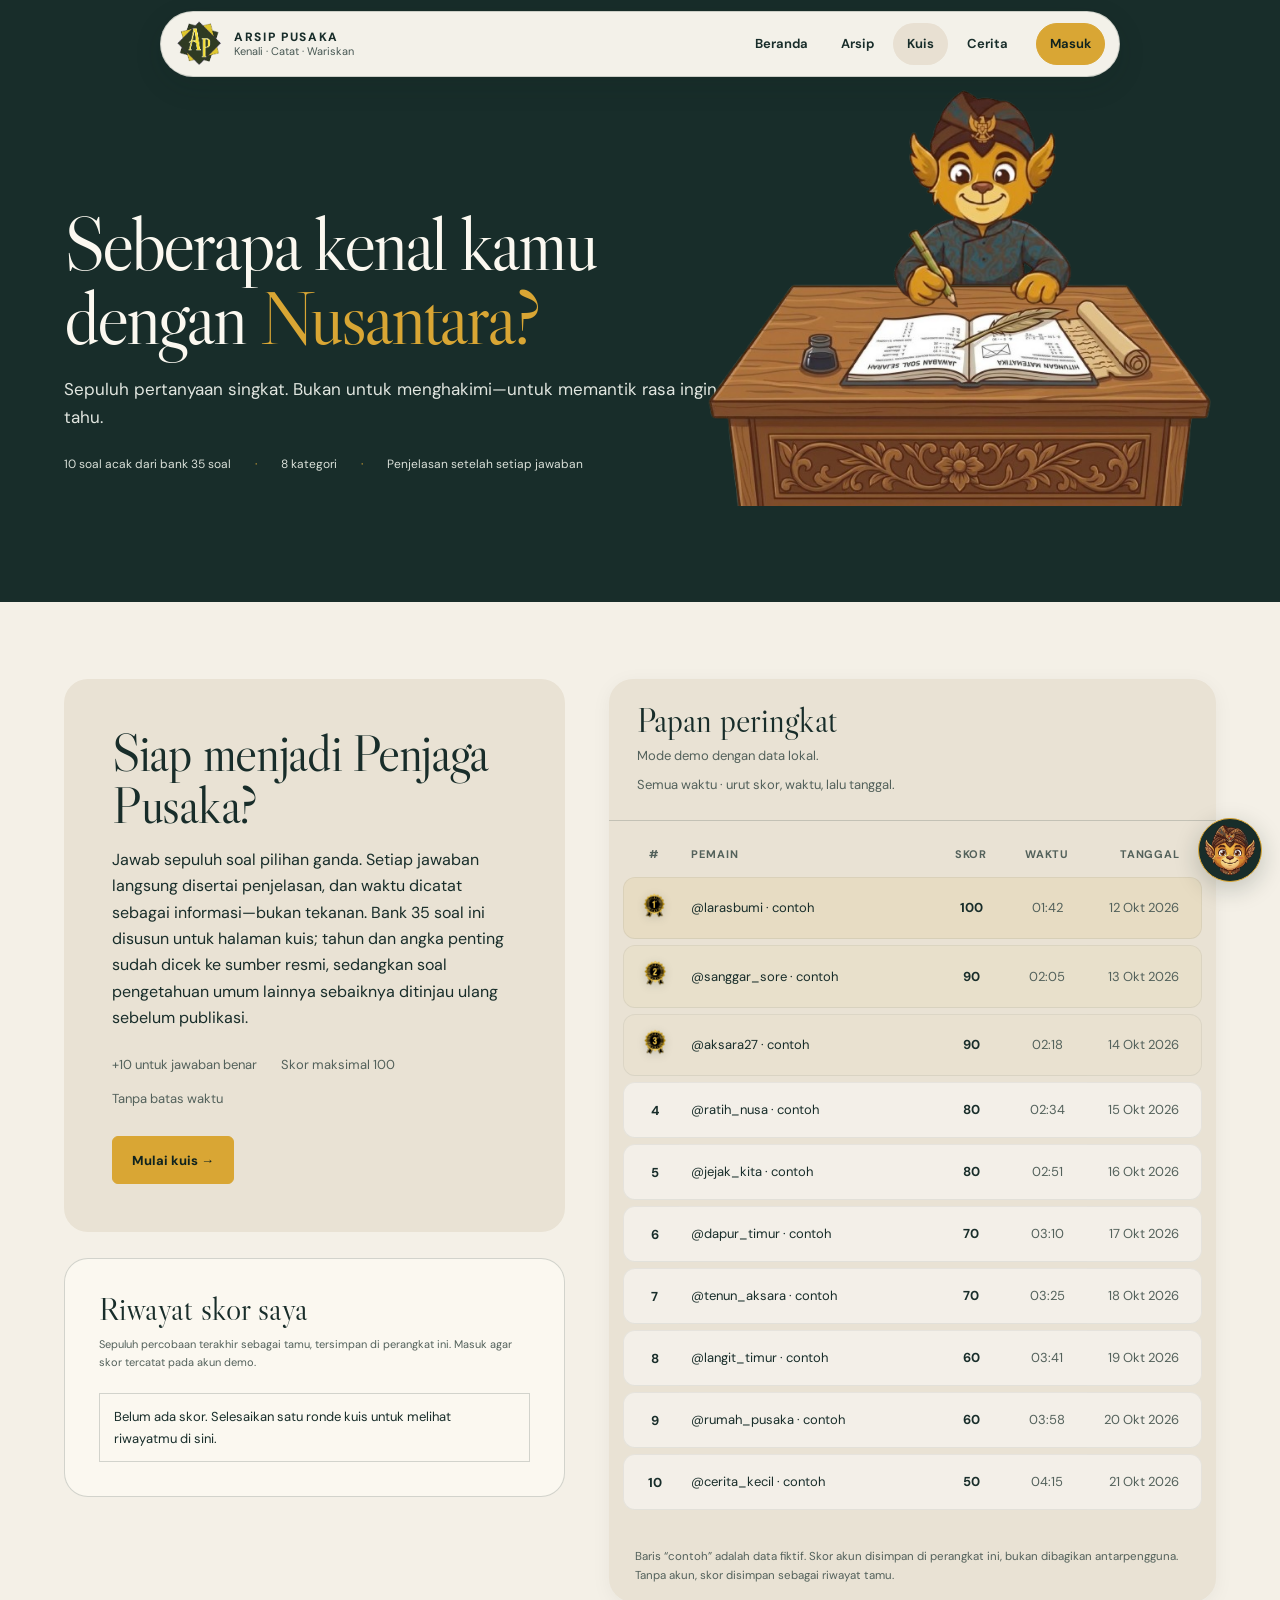
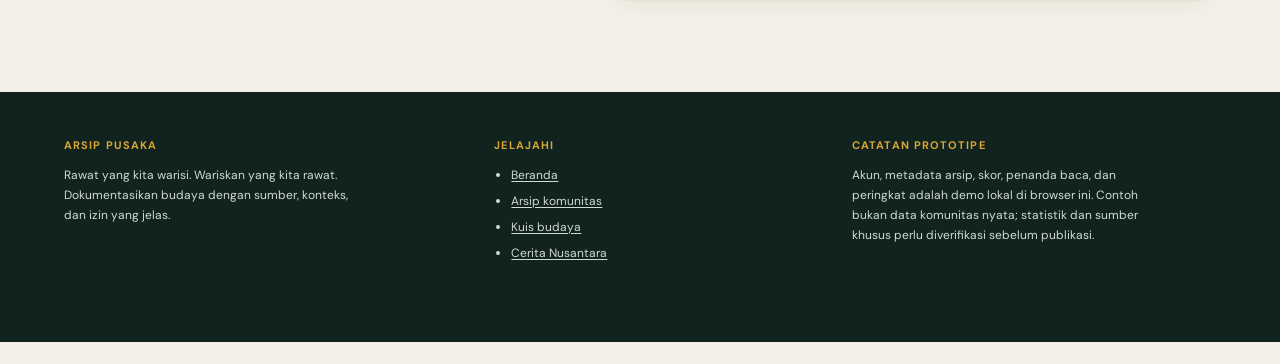
<file: kuis/index.html>
<!doctype html>
<html lang="id">
<head>
  <meta charset="utf-8">
  <meta name="viewport" content="width=device-width, initial-scale=1">
  <meta name="theme-color" content="#182d2a">
  <meta name="description" content="Uji wawasan budaya Nusantara melalui kuis sepuluh pertanyaan dengan penjelasan.">
  <link rel="icon" href="../LOGO.png" type="image/png">
  <link rel="stylesheet" href="../css/style.css">
  <title>Kuis Budaya — Arsip Pusaka</title>
</head>
<body data-page="kuis">
  <a class="skip-link" href="#konten">Lewati ke konten</a>
  <!-- Header, footer, dan fitur akun/chatbot berasal dari common.js. -->
  <div id="site-header"></div>
  <main id="konten">
    <!-- Hero kuis dan ilustrasi maskot sedang menulis. -->
    <header class="page-hero page-hero--mascot">
      <div class="page-hero__inner">
        <div class="page-hero__copy">
          <h1 class="page-hero__title">Seberapa kenal kamu dengan <em>Nusantara?</em></h1>
          <p class="page-hero__lead">Sepuluh pertanyaan singkat. Bukan untuk menghakimi—untuk memantik rasa ingin tahu.</p>
          <div class="page-hero__meta"><span>10 soal acak dari bank 35 soal</span><span>8 kategori</span><span>Penjelasan setelah setiap jawaban</span></div>
        </div>
        <div class="quiz-mascot">
          <img class="quiz-mascot__desk" src="../MASKOT/prpt1_kuis.png" alt="" aria-hidden="true" width="625" height="399">
          <img class="page-hero__mascot quiz-mascot__figure" src="../MASKOT/kuis.png" alt="Maskot Arsip Pusaka untuk kuis budaya" width="625" height="399">
        </div>
      </div>
    </header>
    <!-- Satu kolom mengelola ronde; kolom samping menampilkan peringkat demo. -->
    <section class="page-main">
      <div class="shell quiz-layout">
        <div>
          <section id="quiz-intro" class="quiz-intro" aria-labelledby="quiz-intro-title">
            <h2 id="quiz-intro-title">Siap menjadi Penjaga Pusaka?</h2>
            <p>Jawab sepuluh soal pilihan ganda. Setiap jawaban langsung disertai penjelasan, dan waktu dicatat sebagai informasi—bukan tekanan. Bank 35 soal ini disusun untuk halaman kuis; tahun dan angka penting sudah dicek ke sumber resmi, sedangkan soal pengetahuan umum lainnya sebaiknya ditinjau ulang sebelum publikasi.</p>
            <div class="quiz-intro__facts"><span>+10 untuk jawaban benar</span><span>Skor maksimal 100</span><span>Tanpa batas waktu</span></div>
            <button class="button button--gold" id="start-quiz" type="button">Mulai kuis →</button>
          </section>
          <section id="quiz-stage" class="quiz-stage" aria-labelledby="quiz-question" hidden>
            <div class="quiz-stage__meta"><span id="quiz-position"></span><span>Waktu <time id="quiz-timer">00:00</time></span></div>
            <progress class="quiz-progress" id="quiz-progress" max="10" value="0" aria-label="Kemajuan kuis"></progress>
            <h2 class="quiz-stage__question" id="quiz-question" aria-live="polite"></h2>
            <div class="quiz-options" id="quiz-options"></div>
            <div class="quiz-feedback" id="quiz-feedback" role="status" aria-live="polite" hidden></div>
            <div class="quiz-stage__actions"><button class="button" id="quiz-next" type="button" hidden>Pertanyaan berikutnya</button></div>
          </section>
          <section id="quiz-result" class="quiz-result" aria-labelledby="quiz-result-title" hidden>
            <h2 id="quiz-result-title">Wawasanmu bertambah.</h2>
            <div class="quiz-result__score"><span class="quiz-result__number" id="result-score">0</span><span class="quiz-result__level" id="result-level"></span></div>
            <p id="result-correct"></p>
            <p class="field__hint">Riwayat: <span id="result-storage"></span>. Skor ini hanya tersimpan di browser.</p>
            <h3>Ulasan jawaban</h3>
            <ul class="quiz-review-list" id="quiz-review"></ul>
            <div class="form-actions"><a class="button button--gold" href="../cerita/index.html">Baca ceritanya</a><a class="button button--quiet" href="../arsip/index.html">Arsipkan budaya daerahmu</a><button class="button button--quiet" id="play-again" type="button">Main lagi</button></div>
            <p class="status-message">Untuk memasukkan skor ke papan akun demo, <a href="#masuk">masuk terlebih dahulu</a>. Hanya nama pengguna yang ditampilkan.</p>
          </section>
          <!-- Riwayat skor dipindahkan dari Arsip Saya ke halaman kuis. -->
          <section class="quiz-history" aria-labelledby="quiz-history-title">
            <h2 id="quiz-history-title">Riwayat skor saya</h2>
            <p class="field__hint" id="quiz-history-note"></p>
            <ul class="quiz-review-list" id="quiz-history-list"></ul>
          </section>
        </div>

        <aside class="leaderboard" id="peringkat" aria-labelledby="leaderboard-title">
          <div class="leaderboard__heading">
            <h2 id="leaderboard-title">Papan peringkat</h2>
            <p class="field__hint">Mode demo dengan data lokal.</p>
            <p class="field__hint">Semua waktu · urut skor, waktu, lalu tanggal.</p>
          </div>
          <div class="leaderboard__table-wrap">
            <table><thead><tr><th scope="col">#</th><th scope="col">Pemain</th><th scope="col">Skor</th><th scope="col">Waktu</th><th scope="col">Tanggal</th></tr></thead><tbody id="leaderboard-body"></tbody></table>
          </div>
          <p class="leaderboard__note">Baris “contoh” adalah data fiktif. Skor akun disimpan di perangkat ini, bukan dibagikan antarpengguna. Tanpa akun, skor disimpan sebagai riwayat tamu.</p>
        </aside>
      </div>
    </section>
  </main>
  <div id="site-footer"></div>
  <div id="site-overlays"></div>
  <div id="site-toast" class="toast" role="status" aria-live="polite" hidden></div>
  <script src="../js/data.js" defer></script>
  <script src="../js/chatbot-data.js" defer></script>
  <script src="../js/chatbot-engine.js" defer></script>
  <script src="../js/common.js" defer></script>
  <script src="../js/kuis.js" defer></script>
</body>
</html>
</file>
<file: css/style.css>
@import url("vars.css");

/* Font disertakan lokal (OFL) agar tipografi tetap sama tanpa CDN. */
@font-face {
  font-family: "DM Sans";
  font-style: normal;
  font-weight: 100 900;
  font-display: swap;
  src: url("../aset/fonts/dm-sans-latin.woff2") format("woff2");
}

@font-face {
  font-family: "Libre Caslon Display";
  font-style: normal;
  font-weight: 400;
  font-display: swap;
  src: url("../aset/fonts/libre-caslon-display-latin.woff2") format("woff2");
}

/* Design tokens and shared page foundations. */
:root {
  color-scheme: light;
  --ink: #182d2a;
  --ink-deep: #10231f;
  --ink-soft: #53615b;
  --paper: #f4f0e7;
  --paper-light: #fbf8f0;
  --paper-edge: #e5ddcd;
  --card-surface: #e9e2d4;
  --gold: #d9a634;
  --gold-light: #f3cf8d;
  --rust: #b95131;
  --sage: #dfe6df;
  --line: rgba(24, 45, 42, 0.18);
  --font-body: "DM Sans", "Segoe UI", sans-serif;
  --font-display: "Libre Caslon Display", Georgia, serif;
  --content-width: 1180px;
  --page-gutter: clamp(20px, 5vw, 72px);
  --radius-sm: 6px;
  --radius-md: 14px;
  --radius-lg: 24px;
}

*,
*::before,
*::after {
  box-sizing: border-box;
}

[hidden] {
  display: none !important;
}

html {
  scroll-behavior: smooth;
  scroll-padding-top: 100px;
}

body {
  margin: 0;
  color: var(--ink);
  background: var(--paper);
  font: 16px/1.65 var(--font-body);
  text-rendering: optimizeLegibility;
}

body[data-scroll-reveal="true"] .scroll-reveal {
  opacity: 0;
  transform: translateY(22px);
  transition:
    opacity 520ms ease,
    transform 620ms cubic-bezier(0.16, 1, 0.3, 1);
}

body[data-scroll-reveal="true"] .scroll-reveal.is-visible {
  opacity: 1;
  transform: translateY(0);
}

body:has(dialog[open]) {
  overflow: hidden;
}

button,
input,
select,
textarea {
  color: inherit;
  font: inherit;
}

button,
a {
  -webkit-tap-highlight-color: transparent;
}

a {
  color: inherit;
  text-decoration-thickness: 1px;
  text-underline-offset: 0.18em;
}

img {
  display: block;
  max-width: 100%;
}

button {
  cursor: pointer;
}

:focus-visible {
  outline: 3px solid var(--rust);
  outline-offset: 3px;
}

.skip-link {
  position: fixed;
  z-index: 100;
  top: 10px;
  left: 10px;
  transform: translateY(-160%);
  padding: 10px 14px;
  color: white;
  background: var(--ink-deep);
}

.skip-link:focus {
  transform: translateY(0);
}

.shell {
  width: min(100% - 2 * var(--page-gutter), var(--content-width));
  margin-inline: auto;
}

/* Shared header, brand, and responsive navigation. */
#site-header {
  position: sticky;
  z-index: 30;
  top: 0;
  height: 78px;
  margin-bottom: -78px;
}

body[data-page="beranda"] #site-header {
  margin-bottom: -78px;
}

body:not([data-page="beranda"]) #site-header {
  margin-bottom: 0;
}

.site-header {
  padding-top: 11px;
}

.site-header__inner {
  display: flex;
  width: min(calc(100% - 2 * var(--page-gutter)), 960px);
  min-height: 64px;
  align-items: center;
  justify-content: space-between;
  gap: 24px;
  padding: 8px 14px;
  border: 1px solid rgba(244, 240, 231, 0.3);
  border-radius: 999px;
  color: var(--paper-light);
  background: rgba(16, 35, 31, 0.53);
  box-shadow: 0 10px 32px rgba(16, 35, 31, 0.12);
  -webkit-backdrop-filter: blur(12px);
  backdrop-filter: blur(12px);
  transition:
    width 320ms cubic-bezier(0.2, 0.75, 0.25, 1),
    min-height 320ms cubic-bezier(0.2, 0.75, 0.25, 1),
    color 220ms ease,
    background-color 220ms ease,
    border-color 220ms ease,
    box-shadow 220ms ease,
    border-radius 220ms ease;
}

body:not([data-page="beranda"]) .site-header__inner,
body[data-nav-scrolled="true"] .site-header__inner {
  border-color: var(--line);
  color: var(--ink);
  background: rgba(251, 248, 240, 0.97);
  box-shadow: 0 9px 28px rgba(16, 35, 31, 0.14);
  -webkit-backdrop-filter: blur(16px);
  backdrop-filter: blur(16px);
}

body[data-nav-scrolled="true"] .site-header__inner {
  width: min(calc(100% - 2 * var(--page-gutter)), 1320px);
  min-height: 72px;
}

.brand {
  display: inline-flex;
  min-width: max-content;
  align-items: center;
  gap: 11px;
  color: inherit;
  text-decoration: none;
}

.brand__mark {
  display: block;
  width: 48px;
  height: 48px;
  aspect-ratio: 1;
  object-fit: contain;
}

.brand__text {
  display: grid;
  gap: 1px;
  line-height: 1.2;
}

.brand__name {
  font-size: 12px;
  font-weight: 800;
  letter-spacing: 0.14em;
}

.brand__tagline {
  color: inherit;
  opacity: 0.78;
  font-size: 11px;
}

.site-nav {
  display: flex;
  align-items: center;
  gap: 5px;
}

.site-nav__link,
.site-nav__account {
  display: inline-flex;
  min-height: 42px;
  align-items: center;
  justify-content: center;
  padding: 8px 13px;
  border: 1px solid transparent;
  border-radius: 999px;
  color: inherit;
  background: transparent;
  font-size: 13px;
  font-weight: 650;
  text-decoration: none;
  transition: color 150ms ease, background-color 150ms ease, border-color 150ms ease;
}

.site-nav__link:hover,
.site-nav__account:hover {
  border-color: currentColor;
  color: inherit;
}

.site-nav__link[aria-current="page"] {
  color: inherit;
  background: rgba(244, 240, 231, 0.16);
}

body:not([data-page="beranda"]) .site-nav__link[aria-current="page"],
body[data-nav-scrolled="true"] .site-nav__link[aria-current="page"] {
  background: #e8e0d2;
}

.site-nav__account {
  margin-left: 9px;
  border-color: var(--gold);
  color: var(--ink-deep);
  background: var(--gold);
}

.site-nav__account:hover {
  border-color: var(--gold-light);
  color: var(--ink-deep);
  background: var(--gold-light);
}

.site-nav__account--logged-in {
  padding: 6px;
  width: 40px;
  height: 40px;
  border-radius: 50%;
  border-color: var(--gold);
  background: var(--gold);
  transition: background-color 200ms ease, border-color 200ms ease, transform 200ms ease;
}

.site-nav__account--logged-in:hover {
  border-color: var(--gold-light);
  background: var(--gold-light);
  transform: scale(1.08);
}

.account-avatar {
  display: block;
  width: 24px;
  height: 24px;
  filter: brightness(0) saturate(100%);
  pointer-events: none;
}

.site-nav__toggle {
  display: none;
  width: 44px;
  height: 44px;
  border: 1px solid var(--line);
  border-radius: 50%;
  color: inherit;
  background: transparent;
  font-size: 20px;
}

body:not([data-page="beranda"]) .site-nav__toggle,
body[data-nav-scrolled="true"] .site-nav__toggle {
  border-color: var(--line);
  color: var(--ink);
}

/* Landing-page hero, background video, and primary actions. */
.hero {
  position: relative;
  overflow: hidden;
  isolation: isolate;
  min-height: 100svh;
  color: var(--paper);
  background: var(--ink);
}

.hero--video {
  display: grid;
  align-items: center;
}

.hero__video-backdrop {
  position: absolute;
  z-index: -1;
  inset: 0;
  overflow: hidden;
  background: linear-gradient(to bottom, #10231f 68%, var(--paper) 100%);
}

.hero__video-backdrop::after {
  position: absolute;
  inset: 0;
  background:
    linear-gradient(to bottom, transparent 86%, rgba(244, 240, 231, 0.56) 96%, var(--paper) 100%),
    linear-gradient(90deg, rgba(16, 35, 31, 0.94) 0%, rgba(16, 35, 31, 0.82) 42%, rgba(16, 35, 31, 0.28) 100%),
    linear-gradient(0deg, rgba(16, 35, 31, 0.32), transparent 36%);
  content: "";
  pointer-events: none;
}

.hero__video {
  position: absolute;
  top: 50%;
  left: 50%;
  width: 100%;
  height: 100%;
  max-width: none;
  object-fit: cover;
  transform: translate(-50%, -50%);
}

.hero::after {
  position: absolute;
  right: -125px;
  bottom: -280px;
  width: 480px;
  height: 480px;
  border: 1px solid rgba(244, 240, 231, 0.13);
  border-radius: 50%;
  content: "";
  pointer-events: none;
}

.hero__inner {
  position: relative;
  z-index: 1;
  display: grid;
  width: min(100% - 2 * var(--page-gutter), 1320px);
  min-height: inherit;
  grid-template-columns: minmax(0, 1fr);
  align-items: center;
  margin-inline: auto;
  padding-block: clamp(104px, 16svh, 176px) 120px;
}

.hero__copy {
  width: 100%;
  max-width: 780px;
  min-width: 0;
}

.hero__video-toggle {
  position: absolute;
  z-index: 2;
  right: var(--page-gutter);
  top: 98px;
  display: inline-flex;
  min-width: 112px;
  min-height: 44px;
  align-items: center;
  justify-content: center;
  padding: 10px 15px;
  border: 1px solid rgba(244, 240, 231, 0.55);
  border-radius: var(--radius-sm);
  color: var(--paper-light);
  background: var(--ink-deep);
  font-size: 13px;
  font-weight: 700;
}

.hero__video-toggle:hover {
  border-color: var(--gold-light);
  background: var(--ink);
}

.hero__eyebrow {
  display: inline-flex;
  align-items: center;
  gap: 10px;
  margin: 0 0 18px;
  color: var(--gold-light);
  font-size: 12px;
  font-weight: 700;
  letter-spacing: 0.18em;
  text-transform: uppercase;
}

.hero__eyebrow::before {
  width: 26px;
  height: 1px;
  background: currentColor;
  content: "";
}

.hero__title {
  max-width: 13ch;
  margin: 0;
  color: var(--paper-light);
  font: 400 clamp(48px, 7.3vw, 96px)/0.96 var(--font-display);
  letter-spacing: -0.045em;
  text-wrap: balance;
}

/* Staggered hero entrance animations */
.hero__eyebrow.scroll-reveal.is-visible {
  transition-delay: 100ms;
}

.hero__title.scroll-reveal {
  transform: translateY(32px);
  filter: blur(5px);
}

.hero__title.scroll-reveal.is-visible {
  filter: blur(0);
  transition: 
    opacity 1000ms ease,
    transform 1100ms cubic-bezier(0.16, 1, 0.3, 1),
    filter 1000ms ease;
  transition-delay: 250ms;
}

.hero__lead.scroll-reveal.is-visible {
  transition-delay: 450ms;
}

.hero__actions.scroll-reveal.is-visible {
  transition-delay: 650ms;
}

.hero__title em {
  color: var(--gold);
  font-style: normal;
}

.hero__lead {
  max-width: 54ch;
  margin: 24px 0 0;
  color: #e1e6e0;
  font-size: clamp(16px, 1.4vw, 19px);
  line-height: 1.7;
}

.hero__actions {
  display: flex;
  flex-wrap: wrap;
  gap: 11px;
  margin-top: 30px;
}

.hero__note {
  display: flex;
  max-width: 390px;
  align-items: center;
  gap: 13px;
  margin-top: 35px;
  color: #cad1cd;
  font-size: 13px;
}

.hero__note::before {
  width: 34px;
  height: 1px;
  flex: 0 0 auto;
  background: var(--gold);
  content: "";
}

@keyframes archive-stamp {
  0% {
    clip-path: inset(0 0 100% 0);
    transform: translateY(12px);
  }

  100% {
    clip-path: inset(0);
    transform: translateY(0);
  }
}

.button {
  display: inline-flex;
  min-height: 48px;
  align-items: center;
  justify-content: center;
  gap: 10px;
  padding: 11px 19px;
  border: 1px solid var(--ink);
  border-radius: var(--radius-sm);
  color: var(--paper-light);
  background: var(--ink);
  font-size: 13px;
  font-weight: 750;
  line-height: 1.2;
  text-align: center;
  text-decoration: none;
  transition: transform 150ms ease, color 150ms ease, background-color 150ms ease;
}

.button:hover {
  background: var(--ink-deep);
  transform: translateY(-1px);
}

.button--gold {
  border-color: var(--gold);
  color: var(--ink-deep);
  background: var(--gold);
}

.button--gold:hover {
  border-color: var(--gold-light);
  background: var(--gold-light);
}

.button--outline {
  border-color: rgba(244, 240, 231, 0.6);
  color: var(--paper-light);
  background: transparent;
}

.button--outline:hover {
  border-color: var(--paper-light);
  color: var(--ink);
  background: var(--paper-light);
}

.button--quiet {
  border-color: var(--line);
  color: var(--ink);
  background: transparent;
}

.button--quiet:hover {
  background: #ebe5d9;
}

.button:disabled {
  cursor: not-allowed;
  opacity: 0.55;
  transform: none;
}

/* Page heroes and the archive/story/quiz mascot compositions. */
.page-hero {
  position: relative;
  overflow: hidden;
  color: var(--paper-light);
  background: var(--ink);
}

.page-hero--mascot {
  margin-top: -78px;
}

.page-hero__inner {
  position: relative;
  z-index: 1;
  width: min(100% - 2 * var(--page-gutter), var(--content-width));
  margin-inline: auto;
  padding-block: clamp(58px, 8vw, 96px);
}

.page-hero--mascot .page-hero__inner {
  display: grid;
  grid-template-columns: minmax(0, 1fr) minmax(180px, 0.62fr);
  align-items: center;
  gap: clamp(28px, 6vw, 84px);
  padding-top: calc(clamp(58px, 8vw, 96px) + 78px);
}

.page-hero__copy {
  min-width: 0;
}

body[data-page="arsip"] .page-hero__copy {
  transform: translateY(-28px);
}

.archive-mascot {
  position: relative;
  width: min(100%, 440px);
  margin-bottom: 100px;
  aspect-ratio: 677 / 369;
  justify-self: end;
  outline: none;
  cursor: default;
}

.archive-mascot:focus-visible {
  border-radius: 48%;
  outline: 2px solid var(--gold);
  outline-offset: 7px;
}

.page-hero__mascot {
  display: block;
  width: min(100%, 360px);
  height: auto;
  max-height: 340px;
  justify-self: end;
  object-fit: contain;
}

.archive-mascot .page-hero__mascot {
  width: 100%;
  justify-self: initial;
}

.story-mascot {
  position: relative;
  width: min(100%, 440px);
  aspect-ratio: 677 / 369;
  justify-self: end;
}

.story-mascot__shelf,
.story-mascot__figure {
  position: absolute;
  bottom: 0;
  left: 50%;
  height: auto;
  max-height: none;
  transform: translateX(-50%);
}

.story-mascot__shelf {
  z-index: 0;
  width: min(620px, calc(100vw - 24px));
  max-width: none;
  animation: story-shelf-arrive 1100ms cubic-bezier(0.16, 1, 0.3, 1) 120ms both;
}

.story-mascot__figure {
  z-index: 1;
  width: min(360px, 100%);
  justify-self: initial;
}

@keyframes story-shelf-arrive {
  from {
    transform: translate(calc(-50% + 110vw), 18px);
  }

  to {
    transform: translate(-50%, 0);
  }
}

.quiz-mascot {
  position: relative;
  width: min(520px, calc(100vw - 64px));
  aspect-ratio: 625 / 399;
  justify-self: end;
}

.quiz-mascot__desk,
.quiz-mascot__figure {
  position: absolute;
  bottom: 0;
  left: 50%;
  height: auto;
  max-height: none;
  transform: translateX(-50%);
}

.quiz-mascot__desk {
  z-index: 0;
  width: 100%;
  animation: quiz-desk-rise 900ms cubic-bezier(0.16, 1, 0.3, 1) 120ms both;
}

.quiz-mascot__figure {
  z-index: 1;
  width: 100%;
  justify-self: initial;
  transform: translate(-50%, -86px);
}

@keyframes quiz-desk-rise {
  from {
    transform: translate(-50%, calc(100% + 36px));
  }

  to {
    transform: translate(-50%, 0);
  }
}

.archive-mascot__props {
  position: absolute;
  z-index: 1;
  inset: 0;
  overflow: visible;
  pointer-events: none;
}

.archive-mascot__prop {
  position: absolute;
  top: 54%;
  left: 50%;
  width: var(--prop-size);
  height: auto;
  max-width: none;
  opacity: 0;
  transform: translate(-50%, -50%) scale(0.12);
  transform-origin: center;
  transition: transform 220ms cubic-bezier(0.2, 0.7, 0.25, 1),
    opacity 160ms ease-out;
  transition-delay: 0ms;
}

.archive-mascot__prop--scroll {
  --prop-size: 31%;
  --prop-x: clamp(-225px, -29vw, -100px);
  --prop-y: clamp(-145px, -25vw, -90px);
  --prop-tilt: -10deg;
  --prop-delay: 0ms;
}

.archive-mascot__prop--cloth {
  --prop-size: 29%;
  --prop-x: clamp(100px, 29vw, 225px);
  --prop-y: clamp(-145px, -25vw, -90px);
  --prop-tilt: 8deg;
  --prop-delay: 45ms;
}

.archive-mascot__prop--house {
  --prop-size: 27%;
  --prop-x: clamp(-260px, -37vw, -115px);
  --prop-y: 0px;
  --prop-tilt: -7deg;
  --prop-delay: 90ms;
}

.archive-mascot__prop--offerings {
  --prop-size: 29%;
  --prop-x: clamp(120px, 37vw, 260px);
  --prop-y: 0px;
  --prop-tilt: 7deg;
  --prop-delay: 135ms;
}

.archive-mascot__prop--keris {
  --prop-size: 37%;
  --prop-x: clamp(-210px, -30vw, -95px);
  --prop-y: clamp(100px, 18vw, 120px);
  --prop-tilt: -8deg;
  --prop-delay: 180ms;
}

.archive-mascot__prop--mask {
  --prop-size: 14%;
  --prop-x: clamp(95px, 30vw, 210px);
  --prop-y: clamp(90px, 16vw, 110px);
  --prop-tilt: 11deg;
  --prop-delay: 225ms;
}

.archive-mascot:is(:hover, :focus) .archive-mascot__prop {
  opacity: 1;
  transform: translate(
      calc(-50% + var(--prop-x)),
      calc(-50% + var(--prop-y))
    )
    rotate(var(--prop-tilt)) scale(1);
  transition-duration: 420ms, 250ms;
  transition-delay: var(--prop-delay);
}

.page-hero__title {
  max-width: 15ch;
  margin: 0;
  font: 400 clamp(45px, 6vw, 76px)/0.98 var(--font-display);
  letter-spacing: -0.04em;
  text-wrap: balance;
}

.page-hero__title em {
  color: var(--gold);
  font-style: normal;
}

.page-hero__lead {
  max-width: 65ch;
  margin: 20px 0 0;
  color: #e1e6e0;
  font-size: 17px;
}

.page-hero__meta {
  display: flex;
  flex-wrap: wrap;
  gap: 9px 24px;
  margin-top: 24px;
  color: #d9dfd8;
  font-size: 12px;
}

.page-hero__meta span + span::before {
  margin-right: 24px;
  color: var(--gold);
  content: "·";
}

/* Shared section rhythm and landing-page information showcases. */
.page-main {
  min-height: 42vh;
  padding-block: clamp(44px, 6vw, 78px) 90px;
}

.section {
  padding-block: clamp(62px, 8vw, 108px);
}

.section--compact {
  padding-block: 38px;
}

.section--paper {
  background: var(--paper-light);
}

.section-heading {
  display: flex;
  align-items: end;
  justify-content: space-between;
  gap: 20px 50px;
  margin-bottom: 29px;
}

.section-heading--story {
  margin-top: 28px;
}

.section-heading h2 {
  max-width: 18ch;
  margin: 0;
  font: 400 clamp(34px, 4.6vw, 55px)/1.02 var(--font-display);
  letter-spacing: -0.035em;
  text-wrap: balance;
}

.section-heading p {
  max-width: 52ch;
  margin: 0;
  color: var(--ink-soft);
  font-size: 14px;
}

.eyebrow {
  display: inline-block;
  margin: 0 0 12px;
  color: var(--rust);
  font-size: 11px;
  font-weight: 800;
  letter-spacing: 0.14em;
  text-transform: uppercase;
}

.stats {
  display: grid;
  grid-template-columns: repeat(3, minmax(0, 1fr));
  border-top: 1px solid var(--line);
  border-bottom: 1px solid var(--line);
}

.stat {
  min-height: 180px;
  padding: 26px clamp(16px, 3vw, 38px);
}

.stat + .stat {
  border-left: 1px solid var(--line);
}

.stat__value {
  color: var(--rust);
  font: 400 clamp(40px, 6vw, 66px)/1 var(--font-display);
  letter-spacing: -0.04em;
}

.stat__label {
  max-width: 31ch;
  margin-top: 12px;
  font-size: 14px;
  font-weight: 700;
  line-height: 1.45;
}

.stat__source {
  margin-top: 8px;
  color: var(--ink-soft);
  font-size: 11px;
}

.source-note {
  margin-top: 14px;
  color: var(--ink-soft);
  font-size: 12px;
}

.source-list {
  display: grid;
  grid-template-columns: repeat(2, minmax(0, 1fr));
  gap: 10px 35px;
  margin: 0;
  padding-left: 19px;
}

.source-list li {
  padding-left: 5px;
}

.source-list small {
  display: block;
  margin-top: 2px;
  color: var(--ink-soft);
}

.case-grid {
  display: grid;
  grid-template-columns: repeat(4, minmax(0, 1fr));
  gap: 14px;
}

.case {
  position: relative;
  min-height: 286px;
  padding: 25px 22px;
  border-radius: var(--radius-md);
  background: var(--card-surface);
}

.case__index {
  color: var(--ink-soft);
  font-size: 11px;
  font-weight: 800;
  letter-spacing: 0.1em;
}

.case h3 {
  margin: 34px 0 9px;
  font: 400 34px/1 var(--font-display);
}

.case p {
  margin: 0;
  color: var(--ink-soft);
  font-size: 13px;
}

.case .case__status {
  margin-top: 9px;
  color: var(--ink-soft);
}

.case details {
  margin-top: 18px;
  border-top: 1px solid var(--line);
}

.case summary {
  padding-top: 12px;
  color: var(--ink);
  cursor: pointer;
  font-size: 12px;
  font-weight: 750;
}

.case details p {
  padding-top: 10px;
}

/* Heritage showcase – testimonial-style carousel layout */
.heritage-showcase {
  display: grid;
  grid-template-columns: minmax(0, 0.38fr) minmax(0, 0.62fr);
  gap: 48px;
  align-items: start;
}

.heritage-showcase__left {
  position: sticky;
  top: 120px;
}

.heritage-showcase__label {
  display: inline-block;
  margin-bottom: 18px;
  color: var(--gold);
  font-size: 12px;
  font-weight: 800;
  letter-spacing: 0.12em;
  text-transform: uppercase;
}

.heritage-showcase h2 {
  margin: 0 0 14px;
  font: 400 clamp(28px, 3.2vw, 40px)/1.15 var(--font-display);
  color: var(--ink-deep);
}

.heritage-showcase__desc {
  margin: 0 0 32px;
  color: var(--ink-soft);
  font-size: 14px;
  line-height: 1.7;
  max-width: 38ch;
}

/* Foto pendamping bagian pengakuan warisan (tanpa tautan). */
.heritage-showcase__video {
  margin: 0;
  max-width: 280px;
}

.heritage-showcase__video img {
  display: block;
  width: 100%;
  height: auto;
  aspect-ratio: 16 / 9;
  object-fit: cover;
  border-radius: var(--radius-md);
  box-shadow: 0 4px 20px rgba(0, 0, 0, 0.12);
}

.heritage-showcase__video figcaption {
  margin-top: 10px;
  color: var(--ink-soft);
  font-size: 13px;
  font-weight: 600;
}

/* Right column – cards & nav */
.heritage-showcase__right {
  position: relative;
  min-width: 0;
}

.heritage-showcase__nav {
  display: flex;
  justify-content: flex-end;
  gap: 8px;
  margin-bottom: 18px;
}

.heritage-nav-btn {
  display: inline-flex;
  align-items: center;
  justify-content: center;
  width: 40px;
  height: 40px;
  border: 1.5px solid var(--line);
  border-radius: 50%;
  background: transparent;
  color: var(--ink);
  font-size: 22px;
  cursor: pointer;
  transition: background-color 180ms ease, border-color 180ms ease, color 180ms ease;
}

.heritage-nav-btn:hover {
  background: var(--ink-deep);
  border-color: var(--ink-deep);
  color: var(--paper);
}

.heritage-nav-btn:disabled {
  color: var(--ink-soft);
  cursor: not-allowed;
  opacity: 0.45;
}

.heritage-nav-btn:disabled:hover {
  border-color: var(--line);
  background: transparent;
  color: var(--ink-soft);
}

/* Horizontal scrollable card track */
.heritage-cards {
  display: flex;
  min-width: 0;
  gap: 18px;
  overflow-x: auto;
  scroll-snap-type: x mandatory;
  scroll-behavior: smooth;
  -webkit-overflow-scrolling: touch;
  scrollbar-width: none;
  padding-bottom: 8px;
}

.heritage-cards::-webkit-scrollbar {
  display: none;
}

.heritage-card {
  flex: 0 0 320px;
  min-height: 300px;
  padding: 28px 24px;
  border-radius: var(--radius-md);
  background: var(--card-surface);
  scroll-snap-align: start;
  display: flex;
  flex-direction: column;
  transition: transform 250ms ease, box-shadow 250ms ease;
}

.heritage-card:hover {
  transform: translateY(-4px);
  box-shadow: 0 8px 26px rgba(0, 0, 0, 0.1);
}

.heritage-card__avatar {
  width: 56px;
  height: 56px;
  border-radius: 50%;
  object-fit: cover;
  object-position: center;
  background: var(--sage);
  margin-bottom: 4px;
  border: 2px solid rgba(24, 45, 42, 0.08);
  box-shadow: 0 2px 8px rgba(24, 45, 42, 0.12);
}

.heritage-card__quote {
  display: block;
  margin: 8px 0 6px;
  font-size: 36px;
  line-height: 1;
  color: var(--gold);
  font-weight: 700;
}

.heritage-card__text {
  flex: 1;
  margin: 0 0 18px;
  font-size: 14px;
  line-height: 1.65;
  color: var(--ink);
}

.heritage-card__title {
  margin: 0 0 2px;
  font: 700 15px/1.3 var(--font-body);
  color: var(--ink-deep);
}

.heritage-card__sub {
  font-size: 12px;
  color: var(--ink-soft);
}

.process-showcase {
  background: var(--paper);
}

.process-showcase__layout {
  display: grid;
  grid-template-columns: minmax(0, 0.92fr) minmax(0, 1.08fr);
  align-items: center;
  gap: clamp(32px, 5vw, 72px);
}

.process-showcase__copy h2 {
  max-width: 15ch;
  margin: 0;
  font: 400 clamp(36px, 4.3vw, 55px)/1.04 var(--font-display);
  letter-spacing: -0.035em;
  text-wrap: balance;
}

.process-showcase__copy > p {
  max-width: 56ch;
  margin: 16px 0 24px;
  color: var(--ink-soft);
  font-size: 14px;
  line-height: 1.65;
}

.process-showcase__art {
  aspect-ratio: 1.08;
  margin: 0;
  overflow: hidden;
  border-radius: var(--radius-lg);
  background: var(--paper-edge);
}

.process-showcase__art img {
  display: block;
  width: 100%;
  height: 100%;
  object-fit: cover;
  object-position: center 42%;
}

.process-steps {
  display: grid;
  gap: 14px;
}

.process-step {
  display: grid;
  grid-template-columns: 58px minmax(0, 1fr);
  align-items: start;
  gap: 20px;
  min-height: 128px;
  padding: 24px 26px;
  border-radius: var(--radius-lg);
  background: var(--paper-light);
}

.process-step:nth-child(odd) {
  margin-inline-end: clamp(16px, 3vw, 36px);
}

.process-step:nth-child(even) {
  margin-inline-start: clamp(16px, 3vw, 36px);
}

.process-step__icon {
  display: grid;
  width: 56px;
  height: 56px;
  place-items: center;
  border-radius: 50%;
  color: var(--rust);
  background: var(--paper-edge);
}

.process-step__icon svg {
  width: 25px;
  height: 25px;
  fill: none;
  stroke: currentColor;
  stroke-linecap: round;
  stroke-linejoin: round;
  stroke-width: 1.7;
}

.process-step h3 {
  margin: 1px 0 7px;
  color: var(--ink);
  font-size: 18px;
  font-weight: 750;
  line-height: 1.3;
}

.process-step p {
  max-width: 48ch;
  margin: 0;
  color: var(--ink-soft);
  font-size: 14px;
  line-height: 1.6;
}

.feature-showcase__layout {
  display: grid;
  grid-template-columns: minmax(0, 1fr) minmax(0, 0.94fr);
  align-items: start;
  gap: clamp(42px, 7vw, 100px);
}

.feature-showcase__copy h2 {
  max-width: 13ch;
  margin: 0 0 34px;
  font: 400 clamp(36px, 4.5vw, 58px)/1.02 var(--font-display);
  letter-spacing: -0.035em;
  text-wrap: balance;
}

/* Foto tampil seperti karya berbingkai: margin hijau tipis dan garis dalam. */
.feature-showcase__art {
  position: relative;
  display: grid;
  aspect-ratio: 16 / 10;
  margin: 0;
  padding: 14px;
  overflow: hidden;
  border-radius: var(--radius-lg);
  background: var(--ink);
}

.feature-showcase__art::before {
  position: absolute;
  inset: 6px;
  border: 1px solid rgba(244, 240, 231, 0.18);
  border-radius: calc(var(--radius-lg) - 6px);
  content: "";
  pointer-events: none;
}

.feature-showcase__art img {
  display: block;
  width: 100%;
  height: 100%;
  object-fit: cover;
  object-position: center;
  /* Radius dalam mengikuti lengkung bingkai agar margin tetap rata. */
  border-radius: calc(var(--radius-lg) - 14px);
}

.feature-list {
  align-self: center;
}

.feature-item {
  border-bottom: 1px solid var(--line);
}

.feature-item:first-child {
  border-top: 1px solid var(--line);
}

.feature-item__summary {
  display: flex;
  min-height: 94px;
  align-items: center;
  justify-content: space-between;
  gap: 20px;
  color: var(--ink);
  cursor: pointer;
  font-size: clamp(18px, 1.7vw, 24px);
  font-weight: 700;
  list-style: none;
}

.feature-item__summary::-webkit-details-marker {
  display: none;
}

.feature-item__toggle {
  display: grid;
  width: 48px;
  height: 48px;
  flex: 0 0 auto;
  place-items: center;
  border-radius: 50%;
  color: var(--ink);
  background: #e9e5ee;
  font-size: 25px;
  font-weight: 400;
  transition: color 180ms ease, background-color 180ms ease, transform 180ms ease;
}

.feature-item[open] .feature-item__toggle {
  color: var(--paper-light);
  background: var(--ink);
  transform: rotate(45deg);
}

.feature-item__content {
  max-width: 56ch;
  padding: 0 0 30px;
}

.feature-item__content p {
  margin: 0;
  color: var(--ink-soft);
  font-size: 15px;
  line-height: 1.7;
}

.feature-item__link {
  display: inline-flex;
  min-height: 44px;
  align-items: center;
  gap: 14px;
  margin-top: 18px;
  border-bottom: 1px solid currentColor;
  color: var(--rust);
  font-size: 15px;
  font-weight: 750;
  text-decoration: none;
}

.feature-item__link span {
  font-size: 21px;
}

/* Shared search, filters, tabs, cards, and form controls. */
.content-toolbar {
  display: grid;
  grid-template-columns: minmax(220px, 1fr) auto;
  align-items: center;
  gap: 20px;
  margin-bottom: 32px;
}

.search-field {
  position: relative;
}

.search-field input {
  width: 100%;
  min-height: 50px;
  padding: 11px 15px 11px 45px;
  border: 1px solid var(--line);
  border-radius: var(--radius-sm);
  background: var(--paper-light);
}

.search-field::before {
  position: absolute;
  top: 50%;
  left: 16px;
  color: var(--ink-soft);
  content: "⌕";
  font-size: 22px;
  line-height: 1;
  transform: translateY(-50%);
}

.filter-list,
.tab-list {
  display: flex;
  flex-wrap: wrap;
  gap: 7px;
}

.filter-button,
.tab-button {
  min-height: 41px;
  padding: 8px 14px;
  border: 1px solid var(--line);
  border-radius: 999px;
  color: var(--ink-soft);
  background: transparent;
  font-size: 12px;
  font-weight: 700;
}

.filter-button[aria-pressed="true"],
.tab-button[aria-selected="true"] {
  border-color: var(--ink);
  color: var(--paper-light);
  background: var(--ink);
}

.tab-list {
  margin-bottom: 24px;
  border-bottom: 1px solid var(--line);
  border-radius: 0;
}

.tab-button {
  border: 0;
  border-radius: 0;
  background: transparent;
}

.tab-button[aria-selected="true"] {
  border-bottom: 3px solid var(--rust);
  color: var(--ink);
  background: transparent;
}

.archive-toolbar {
  display: flex;
  align-items: center;
  justify-content: space-between;
  gap: 16px;
  margin-bottom: 38px;
}

.archive-toolbar .tab-list {
  margin: 0;
}

.archive-grid {
  display: grid;
  grid-template-columns: repeat(3, minmax(0, 1fr));
  gap: 24px;
  margin-bottom: 48px;
}

.archive-card {
  display: flex;
  min-height: 285px;
  flex-direction: column;
  padding: 0;
  border-radius: var(--radius-md);
  background: var(--card-surface);
  overflow: hidden;
  box-shadow: 0 4px 20px rgba(24, 45, 42, 0.05);
  transition: transform 220ms ease, box-shadow 220ms ease;
}

.archive-card:hover {
  transform: translateY(-3px);
  box-shadow: 0 10px 26px rgba(24, 45, 42, 0.1);
}

.archive-card__media {
  position: relative;
  width: 100%;
  aspect-ratio: 16 / 9;
  max-height: 220px;
  overflow: hidden;
  background: rgba(24, 45, 42, 0.06);
  border-bottom: 1px solid var(--line);
}

.archive-card__image {
  width: 100%;
  height: 100%;
  object-fit: cover;
  object-position: center;
  display: block;
  transition: transform 350ms ease;
}

/* Pratinjau foto pilihan pengguna di formulir unggah. */
.upload-preview {
  margin-top: 12px;
  padding: 10px;
  border: 1px solid var(--line);
  border-radius: var(--radius-md);
  background: rgba(24, 45, 42, 0.05);
}

.upload-preview img {
  display: block;
  width: 100%;
  max-height: 260px;
  object-fit: contain;
  border-radius: var(--radius-sm);
}

.archive-card:hover .archive-card__image {
  transform: scale(1.03);
}

.archive-card__body {
  display: flex;
  flex-direction: column;
  flex: 1;
  padding: 20px 22px 22px;
}

.archive-card__top,
.archive-card__foot,
.archive-meta {
  display: flex;
  align-items: center;
  justify-content: space-between;
  gap: 12px;
}

.category-tag {
  display: inline-flex;
  min-height: 25px;
  align-items: center;
  padding: 3px 10px;
  border-radius: 999px;
  color: var(--ink);
  background: rgba(24, 45, 42, 0.07);
  font-size: 11px;
  font-weight: 750;
  letter-spacing: 0.02em;
}

.archive-card__mark {
  color: var(--ink-soft);
  font-size: 11px;
  font-weight: 800;
  letter-spacing: 0.12em;
}

.archive-card h3 {
  margin: 12px 0 8px;
  font: 400 25px/1.18 var(--font-display);
}

.archive-card__description {
  margin: 0;
  color: var(--ink-soft);
  font-size: 13px;
  line-height: 1.55;
}

.archive-meta {
  justify-content: flex-start;
  margin-top: 16px;
  padding-top: 12px;
  border-top: 1px solid var(--line);
  color: var(--ink-soft);
  font-size: 11px;
}

.archive-card__foot {
  margin-top: auto;
  padding-top: 16px;
  color: var(--ink-soft);
  font-size: 11px;
}

.archive-card__foot button {
  padding: 0;
  border: 0;
  color: var(--rust);
  background: transparent;
  font-size: 12px;
  font-weight: 800;
  cursor: pointer;
}

.archive-card__file {
  max-width: 52%;
  overflow: hidden;
  text-overflow: ellipsis;
  white-space: nowrap;
}

.archive-card__read-more {
  width: 100%;
  margin-top: 16px;
  padding: 8px 16px;
  background: var(--ink);
  color: var(--paper-light);
  border: none;
  border-radius: var(--radius-sm);
  font-family: var(--font-body);
  font-weight: 700;
  font-size: 12px;
  letter-spacing: 0.05em;
  text-transform: uppercase;
  cursor: pointer;
  transition: background 0.2s ease, transform 0.2s ease;
}

.archive-card__read-more:hover {
  background: var(--gold-dark);
  transform: translateY(-1px);
}

.archive-card__read-more:active {
  transform: translateY(0);
}

/* Archive Detail Dialog */
#archive-detail {
  max-width: 900px;
  width: 90%;
  padding: 0;
  border: none;
  border-radius: var(--radius-lg);
  background: var(--paper-light);
  box-shadow: 0 20px 50px rgba(0, 0, 0, 0.2);
}

.archive-detail__content {
  display: flex;
  flex-direction: column;
  gap: 28px;
  margin: 24px 0;
}

.archive-detail__media {
  width: 100%;
  background: #f0ede4;
  border-radius: var(--radius-md);
  overflow: hidden;
  display: flex;
  align-items: center;
  justify-content: center;
  min-height: 200px;
}

.archive-detail__image {
  max-width: 100%;
  max-height: 500px;
  object-fit: contain;
  display: block;
}

.archive-detail__info {
  display: flex;
  flex-direction: column;
  gap: 20px;
}

.archive-detail__description {
  font-size: clamp(15px, 2vw, 17px);
  line-height: 1.65;
  color: var(--ink);
  margin: 0;
  white-space: pre-wrap;
}

.archive-detail__source-box {
  padding: 20px;
  background: rgba(24, 45, 42, 0.04);
  border-left: 3px solid var(--gold);
  border-radius: var(--radius-sm);
}

.archive-detail__source-box strong {
  display: block;
  margin-bottom: 6px;
  font-size: 12px;
  color: var(--ink-soft);
  text-transform: uppercase;
  letter-spacing: 0.1em;
}

.archive-detail__source-box p {
  margin: 0;
  font-size: 14px;
  line-height: 1.5;
  color: var(--ink);
}

.archive-detail__foot {
  display: flex;
  justify-content: space-between;
  align-items: center;
  margin-top: 8px;
  padding-top: 16px;
  border-top: 1px solid var(--line);
  font-size: 12px;
  color: var(--ink-soft);
}

@media (min-width: 768px) {
  .archive-detail__content {
    flex-direction: row;
    align-items: stretch;
  }
  
  .archive-detail__media {
    flex: 1.2;
    min-height: 400px;
  }
  
  .archive-detail__info {
    flex: 1;
    max-height: 600px;
    overflow-y: auto;
    padding-right: 12px;
  }
}

.empty-state {
  padding: 30px;
  border-radius: var(--radius-md);
  color: var(--ink-soft);
  background: rgba(251, 248, 240, 0.55);
  text-align: center;
}

.empty-state h3 {
  margin: 0 0 6px;
  color: var(--ink);
  font: 400 28px/1.1 var(--font-display);
}

.form-panel {
  max-width: 760px;
  margin-top: 54px;
  margin-inline: auto;
  padding: clamp(24px, 5vw, 42px);
  border-radius: var(--radius-lg);
  background: var(--paper-light);
}

.form-panel h2 {
  margin: 0;
  font: 400 clamp(32px, 4vw, 42px)/1.05 var(--font-display);
}

.form-panel__intro {
  margin: 12px 0 26px;
  color: var(--ink-soft);
  font-size: 14px;
}

.form-grid {
  display: grid;
  grid-template-columns: repeat(2, minmax(0, 1fr));
  gap: 17px;
}

.field {
  display: grid;
  gap: 6px;
}

.field--full {
  grid-column: 1 / -1;
}

.field label,
.field__label {
  font-size: 13px;
  font-weight: 750;
}

.field input:not([type="checkbox"]),
.field input[type="file"],
.field select,
.field textarea,
.chat-form input {
  width: 100%;
  min-height: 48px;
  padding: 10px 12px;
  border: 1px solid var(--line);
  border-radius: var(--radius-sm);
  background: white;
}

.field textarea {
  min-height: 115px;
  resize: vertical;
}

.field input[type="file"] {
  padding: 7px;
}

.field__hint {
  color: var(--ink-soft);
  font-size: 11px;
}

.check-field {
  display: flex;
  align-items: flex-start;
  gap: 10px;
  padding: 13px 14px;
  border: 1px solid var(--line);
  font-size: 13px;
}

.check-field input {
  width: 18px;
  height: 18px;
  flex: 0 0 auto;
  accent-color: var(--ink);
}

.form-actions {
  display: flex;
  flex-wrap: wrap;
  align-items: center;
  gap: 12px;
  margin-top: 20px;
}

.status-message {
  min-height: 1.5em;
  margin: 12px 0 0;
  color: var(--ink-soft);
  font-size: 13px;
}

.status-message[data-tone="error"] {
  color: #8d291d;
}

.status-message[data-tone="success"] {
  color: #225c40;
}

/* Quiz flow, answer states, results, and leaderboard. */
.quiz-layout {
  display: grid;
  grid-template-columns: minmax(0, 0.95fr) minmax(480px, 1.15fr);
  align-items: start;
  gap: clamp(24px, 3.5vw, 44px);
}

.quiz-intro,
.quiz-stage,
.leaderboard {
  border-radius: var(--radius-lg);
  background: var(--card-surface);
}

.quiz-intro {
  padding: clamp(25px, 5vw, 48px);
}

.quiz-intro h2,
.quiz-result h2 {
  margin: 0;
  font: 400 clamp(34px, 4.3vw, 52px)/1 var(--font-display);
  letter-spacing: -0.025em;
}

.quiz-intro__facts {
  display: flex;
  flex-wrap: wrap;
  gap: 12px 24px;
  margin-block: 23px 27px;
  color: var(--ink-soft);
  font-size: 13px;
}

.quiz-stage {
  padding: clamp(22px, 4vw, 38px);
}

.quiz-progress {
  width: 100%;
  height: 7px;
  margin: 0 0 18px;
  accent-color: var(--rust);
}

.quiz-stage__meta {
  display: flex;
  justify-content: space-between;
  gap: 18px;
  color: var(--ink-soft);
  font-size: 12px;
  font-weight: 700;
}

.quiz-stage__question {
  margin: 20px 0 22px;
  font: 400 clamp(25px, 3vw, 34px)/1.18 var(--font-display);
}

.quiz-options {
  display: grid;
  gap: 10px;
}

.quiz-option {
  display: flex;
  min-height: 53px;
  align-items: center;
  gap: 12px;
  padding: 11px 14px;
  border: 0;
  border-radius: var(--radius-md);
  background: var(--card-surface);
  text-align: left;
}

.quiz-option:hover:not(:disabled) {
  background: #e5ddcd;
}

.quiz-option__letter {
  display: grid;
  width: 27px;
  aspect-ratio: 1;
  flex: 0 0 auto;
  place-items: center;
  border: 1px solid var(--line);
  border-radius: 50%;
  font-size: 11px;
  font-weight: 800;
}

.quiz-option[data-result="correct"] {
  background: var(--card-surface);
}

.quiz-option[data-result="wrong"] {
  background: var(--card-surface);
}

.quiz-feedback {
  margin-top: 17px;
  padding: 16px;
  border-radius: var(--radius-md);
  background: var(--card-surface);
}

.quiz-feedback strong {
  display: block;
}

.quiz-feedback p {
  margin: 5px 0 0;
  color: var(--ink-soft);
  font-size: 13px;
}

.quiz-stage__actions {
  display: flex;
  justify-content: flex-end;
  margin-top: 18px;
}

.quiz-result {
  padding: clamp(24px, 5vw, 42px);
  border-radius: var(--radius-lg);
  background: var(--card-surface);
}

.quiz-result__score {
  display: flex;
  align-items: baseline;
  gap: 13px;
  margin-block: 21px;
}

.quiz-result__number {
  color: var(--ink);
  font: 400 clamp(62px, 9vw, 92px)/0.95 var(--font-display);
}

.quiz-result__level {
  font-size: 14px;
  font-weight: 750;
}

.quiz-review-list {
  display: grid;
  gap: 10px;
  margin: 22px 0;
  padding: 0;
  list-style: none;
}

/* Riwayat skor kuis yang tampil di bawah panel kuis. */
.quiz-history {
  margin-top: 26px;
  padding: clamp(22px, 4vw, 34px);
  border: 1px solid var(--line);
  border-radius: var(--radius-lg);
  background: var(--paper-light);
}

.quiz-history h2 {
  margin: 0;
  font: 400 clamp(26px, 3vw, 32px)/1.05 var(--font-display);
}

.quiz-history .field__hint {
  margin: 8px 0 0;
}

.quiz-history .quiz-review-list {
  margin-bottom: 0;
}

.quiz-review-list li {
  padding: 12px 14px;
  border: 1px solid var(--line);
  font-size: 13px;
}

.leaderboard {
  overflow: hidden;
  box-shadow: 0 4px 20px rgba(24, 45, 42, 0.05);
}

.leaderboard__heading {
  padding: 24px 28px;
  border-bottom: 1px solid var(--line);
}

.leaderboard__heading h2 {
  margin: 0;
  font: 400 34px/1 var(--font-display);
}

.leaderboard__heading p {
  margin: 8px 0 0;
  color: var(--ink-soft);
  font-size: 13px;
}

/* Tabel peringkat bisa digeser mendatar di layar sempit, bukan terpotong. */
.leaderboard__table-wrap {
  overflow-x: auto;
  overscroll-behavior-x: contain;
  -webkit-overflow-scrolling: touch;
  scrollbar-width: thin;
  width: 100%;
  padding: 10px 14px 16px;
  box-sizing: border-box;
}

.leaderboard table {
  width: 100%;
  border-collapse: separate;
  border-spacing: 0 6px;
  font-size: 13px;
  text-align: left;
}

.leaderboard th {
  padding: 8px 14px;
  color: var(--ink-soft);
  font-size: 11px;
  letter-spacing: 0.08em;
  text-transform: uppercase;
  border-bottom: none;
}

.leaderboard th:nth-child(1) {
  width: 56px;
  text-align: center;
  padding-left: 12px;
  padding-right: 6px;
}

.leaderboard th:nth-child(2) {
  text-align: left;
  padding-left: 12px;
}

.leaderboard th:nth-child(3) {
  width: 72px;
  text-align: center;
}

.leaderboard th:nth-child(4) {
  width: 80px;
  text-align: center;
}

.leaderboard th:nth-child(5) {
  width: 115px;
  text-align: right;
  padding-right: 22px;
}

/* Card-row styling */
.leaderboard__row {
  cursor: pointer;
  background: rgba(255, 255, 255, 0.45);
  transition: transform 240ms cubic-bezier(0.2, 0.8, 0.25, 1),
              box-shadow 240ms cubic-bezier(0.2, 0.8, 0.25, 1),
              background-color 240ms ease;
  position: relative;
  user-select: none;
  border-radius: 12px;
}

.leaderboard__row td {
  padding: 12px 14px;
  border-top: 1px solid rgba(24, 45, 42, 0.06);
  border-bottom: 1px solid rgba(24, 45, 42, 0.07);
  white-space: nowrap;
  vertical-align: middle;
  transition: padding 240ms cubic-bezier(0.2, 0.8, 0.25, 1),
              font-size 240ms ease,
              color 240ms ease;
}

.leaderboard__row td:first-child {
  border-left: 1px solid rgba(24, 45, 42, 0.06);
  border-top-left-radius: 12px;
  border-bottom-left-radius: 12px;
  width: 56px;
  text-align: center;
  padding-left: 12px;
  padding-right: 6px;
}

.leaderboard__row td:nth-child(2) {
  text-align: left;
  padding-left: 12px;
}

.leaderboard__row td:nth-child(3) {
  width: 72px;
  text-align: center;
  font-weight: 700;
}

.leaderboard__row td:nth-child(4) {
  width: 80px;
  text-align: center;
  color: var(--ink-soft);
}

.leaderboard__row td:last-child {
  border-right: 1px solid rgba(24, 45, 42, 0.06);
  border-top-right-radius: 12px;
  border-bottom-right-radius: 12px;
  width: 115px;
  text-align: right;
  padding-right: 22px;
  color: var(--ink-soft);
}

/* Hover state: slight lift */
.leaderboard__row:hover:not(.is-selected) {
  background: rgba(255, 255, 255, 0.88);
  transform: translateY(-2px);
  box-shadow: 0 4px 14px rgba(24, 45, 42, 0.08);
}

.leaderboard__row:hover:not(.is-selected) .leaderboard__badge {
  transform: scale(1.12);
}

/* Selected / clicked state: KARTU MEMBESAR */
.leaderboard__row.is-selected {
  background: #ffffff;
  transform: scale(1.025) translateY(-3px);
  box-shadow: 0 12px 30px rgba(24, 45, 42, 0.16), 0 0 0 2px var(--gold);
  z-index: 10;
}

.leaderboard__row.is-selected td {
  padding: 16px 14px;
  font-size: 14.5px;
  color: var(--ink-deep);
  border-color: transparent;
}

.leaderboard__row.is-selected td:nth-child(2) {
  font-weight: 750;
}

.leaderboard__row.is-selected td:nth-child(3) {
  font-weight: 800;
  color: #a37213;
}

.leaderboard__row.is-selected .leaderboard__badge {
  transform: scale(1.24);
  filter: drop-shadow(0 3px 6px rgba(24, 45, 42, 0.25));
}

.leaderboard__row.is-selected .leaderboard__rank {
  font-size: 16px;
  font-weight: 800;
  color: #a37213;
}

/* Top 1, 2, 3 podium base tints */
.leaderboard__row.leaderboard__row--top1:not(.is-selected) {
  background: rgba(217, 166, 52, 0.1);
  border-color: rgba(217, 166, 52, 0.2);
}

.leaderboard__row.leaderboard__row--top2:not(.is-selected) {
  background: rgba(217, 166, 52, 0.05);
}

.leaderboard__row.leaderboard__row--top3:not(.is-selected) {
  background: rgba(217, 166, 52, 0.025);
}

/* Current user highlight */
.leaderboard__row[data-current="true"]:not(.is-selected) {
  background: rgba(217, 166, 52, 0.14);
  font-weight: 800;
}

.leaderboard__rank {
  display: inline-flex;
  align-items: center;
  justify-content: center;
  min-width: 30px;
  min-height: 30px;
  font-weight: 700;
  color: var(--ink);
  line-height: 1;
  transition: transform 240ms ease, font-size 240ms ease;
}

.leaderboard__badge {
  display: block;
  width: 30px;
  height: 30px;
  object-fit: contain;
  filter: drop-shadow(0 2px 4px rgba(24, 45, 42, 0.16));
  transition: transform 240ms cubic-bezier(0.2, 0.8, 0.25, 1);
}

.leaderboard__note {
  margin: 0;
  padding: 16px 26px;
  color: var(--ink-soft);
  font-size: 11.5px;
}

@media (max-width: 1040px) {
  .quiz-layout {
    grid-template-columns: 1fr;
    gap: 36px;
  }
}

@media (max-width: 560px) {
.leaderboard__table-wrap {
  padding: 6px 6px 12px;
}

  .leaderboard table {
    border-spacing: 0 4px;
  }

  .leaderboard th,
  .leaderboard__row td {
    padding: 10px 6px;
    font-size: 11.5px;
  }

  .leaderboard__row.is-selected td {
    padding: 13px 8px;
    font-size: 12.5px;
  }

  .leaderboard__row.is-selected {
    transform: scale(1.015) translateY(-2px);
  }

  .leaderboard th:nth-child(1),
  .leaderboard__row td:nth-child(1) {
    width: 40px;
    padding-left: 6px;
    padding-right: 4px;
  }

  .leaderboard th:nth-child(3),
  .leaderboard__row td:nth-child(3) {
    width: 50px;
  }

  .leaderboard th:nth-child(4),
  .leaderboard__row td:nth-child(4) {
    width: 60px;
  }

  .leaderboard th:nth-child(5),
  .leaderboard__row td:last-child {
    width: 85px;
    padding-right: 10px;
  }

  .leaderboard__rank {
    min-width: 24px;
    min-height: 24px;
  }

  .leaderboard__badge {
    width: 24px;
    height: 24px;
  }
}

/* Story cards, reading callout, and story reader. */
.story-grid {
  display: grid;
  grid-template-columns: repeat(3, minmax(0, 1fr));
  gap: 18px;
}

.story-card {
  display: flex;
  min-height: 355px;
  flex-direction: column;
  border-radius: var(--radius-md);
  background: var(--card-surface);
  overflow: hidden;
}

.story-card__art {
  position: relative;
  display: flex;
  min-height: 142px;
  align-items: flex-end;
  justify-content: space-between;
  padding: 19px 22px;
  color: var(--ink);
  background: var(--card-surface);
}

.story-card__art--image {
  min-height: 190px;
  padding: 14px 18px;
  color: #fff;
  background: #182d2a;
}

.story-card__art--image .story-card__letter {
  display: none;
}

.story-card__art--image::after {
  position: absolute;
  inset: 35% 0 0;
  background: linear-gradient(transparent, rgba(0, 0, 0, 0.62));
  content: "";
}

.story-card__image {
  position: absolute;
  inset: 0;
  width: 100%;
  height: 100%;
  object-fit: cover;
}

.story-card__letter {
  position: relative;
  z-index: 1;
  font: 400 76px/0.85 var(--font-display);
}

.story-card__region {
  position: relative;
  z-index: 1;
  max-width: 15ch;
  font-size: 11px;
  text-align: right;
}

.story-card__body {
  display: flex;
  flex: 1;
  flex-direction: column;
  padding: 21px;
}

.story-card__kind {
  color: var(--ink-soft);
  font-size: 11px;
  font-weight: 800;
  letter-spacing: 0.1em;
  text-transform: uppercase;
}

.story-card h2 {
  margin: 8px 0 8px;
  font: 400 31px/1.03 var(--font-display);
}

.story-card__body p {
  margin: 0;
  color: var(--ink-soft);
  font-size: 13px;
}

.story-card__meta {
  display: flex;
  justify-content: space-between;
  gap: 10px;
  margin-top: auto;
  padding-top: 18px;
  color: var(--ink-soft);
  font-size: 11px;
}

.story-card__read {
  margin-top: 14px;
  padding: 0;
  border: 0;
  color: var(--ink);
  background: transparent;
  font-size: 13px;
  font-weight: 800;
  text-align: left;
}

.story-card__read:hover {
  color: var(--ink-soft);
}

.read-badge {
  color: #386a50;
  font-size: 11px;
  font-weight: 750;
}

.callout {
  display: grid;
  grid-template-columns: 1fr auto;
  align-items: center;
  gap: 22px;
  padding: clamp(24px, 4vw, 42px);
  border-radius: var(--radius-lg);
  color: var(--paper-light);
  background: var(--ink);
}

.story-callout {
  margin-top: 50px;
}

.callout h2 {
  margin: 0;
  font: 400 clamp(31px, 4vw, 44px)/1.04 var(--font-display);
}

.callout p {
  max-width: 55ch;
  margin: 10px 0 0;
  color: #d1d9d3;
  font-size: 14px;
}

/* Shared footer and modal account dialog. */
.site-footer {
  color: var(--paper-light);
  background: var(--ink-deep);
}

.site-footer__inner {
  display: grid;
  grid-template-columns: 1.1fr 0.9fr 1fr;
  gap: 30px;
  padding-block: 44px 28px;
}

.site-footer h2 {
  margin: 0 0 12px;
  color: var(--gold);
  font-size: 11px;
  letter-spacing: 0.1em;
  text-transform: uppercase;
}

.site-footer p,
.site-footer li,
.site-footer a {
  color: #d1d9d3;
  font-size: 12px;
}

.site-footer p {
  max-width: 38ch;
  margin: 0;
}

.site-footer ul {
  display: grid;
  gap: 6px;
  margin: 0;
  padding-left: 17px;
}

.site-footer__bottom {
  display: flex;
  justify-content: space-between;
  gap: 15px;
  padding-block: 16px;
  border-top: 1px solid rgba(244, 240, 231, 0.2);
  color: #c7d0c9;
  font-size: 11px;
}

dialog {
  width: min(100% - 28px, 570px);
  max-height: min(90dvh, 850px);
  padding: 0;
  border: 1px solid var(--line);
  color: var(--ink);
  background: var(--paper-light);
  box-shadow: 0 24px 70px rgba(16, 35, 31, 0.28);
}

dialog::backdrop {
  background: rgba(16, 35, 31, 0.66);
}

.dialog__inner {
  padding: clamp(23px, 5vw, 38px);
}

.dialog__head {
  display: flex;
  align-items: start;
  justify-content: space-between;
  gap: 14px;
  margin-bottom: 18px;
}

.dialog__head h2 {
  margin: 0;
  font: 400 36px/1 var(--font-display);
}

.dialog__close {
  display: grid;
  width: 40px;
  height: 40px;
  flex: 0 0 auto;
  place-items: center;
  border: 1px solid var(--line);
  border-radius: 50%;
  background: transparent;
  font-size: 20px;
}

.dialog__copy {
  margin: 0 0 20px;
  color: var(--ink-soft);
  font-size: 13px;
}

.account-state {
  display: flex;
  align-items: center;
  gap: 10px;
  font-size: 13px;
}

.account-state__name {
  font-weight: 800;
}

.link-button {
  padding: 0;
  border: 0;
  color: var(--rust);
  background: transparent;
  font-size: 12px;
  font-weight: 800;
  text-decoration: underline;
  text-underline-offset: 3px;
}

/* Dummy local chatbot launcher and conversation panel. */
.chat-launcher {
  position: fixed;
  z-index: 30;
  right: max(18px, env(safe-area-inset-right));
  bottom: max(18px, env(safe-area-inset-bottom));
  display: grid;
  width: 64px;
  height: 64px;
  min-height: 64px;
  place-items: center;
  padding: 0;
  border: 1px solid var(--gold);
  border-radius: 50%;
  color: var(--paper-light);
  background: var(--ink);
  box-shadow: 0 7px 24px rgba(16, 35, 31, 0.22);
}

.chat-launcher__mark {
  display: block;
  width: 52px;
  height: 52px;
  flex: 0 0 auto;
  border-radius: 50%;
  object-fit: cover;
  object-position: center;
}

.chat-panel {
  position: fixed;
  z-index: 30;
  right: max(18px, env(safe-area-inset-right));
  bottom: max(84px, calc(env(safe-area-inset-bottom) + 72px));
  display: flex;
  width: min(390px, calc(100vw - 28px));
  max-height: min(620px, calc(100dvh - 120px));
  flex-direction: column;
  overflow: hidden;
  border: 1px solid var(--ink);
  background: var(--paper-light);
  box-shadow: 0 18px 55px rgba(16, 35, 31, 0.25);
}

.chat-panel[hidden] {
  display: none;
}

.chat-panel__head {
  display: flex;
  align-items: center;
  justify-content: space-between;
  gap: 10px;
  padding: 15px 17px;
  color: var(--paper-light);
  background: var(--ink);
}

.chat-panel__head h2 {
  margin: 0;
  font: 400 24px/1 var(--font-display);
}

.chat-panel__head p {
  margin: 4px 0 0;
  color: #d1d9d3;
  font-size: 10px;
}

.chat-panel__close {
  width: 36px;
  height: 36px;
  border: 1px solid rgba(244, 240, 231, 0.45);
  border-radius: 50%;
  color: white;
  background: transparent;
  font-size: 18px;
}

.chat-messages {
  display: flex;
  min-height: 100px;
  flex: 1;
  flex-direction: column;
  gap: 11px;
  overflow-y: auto;
  padding: 16px;
}

.chat-message {
  max-width: 90%;
  padding: 11px 13px;
  border: 1px solid var(--line);
  background: white;
  font-size: 12px;
  line-height: 1.5;
}

.chat-message--user {
  align-self: flex-end;
  border-color: var(--ink);
  color: var(--paper-light);
  background: var(--ink);
}

.chat-message a {
  color: var(--rust);
  font-weight: 800;
}

/* Baris sumber kecil di bawah jawaban bot. */
.chat-message__source {
  display: block;
  margin-top: 7px;
  color: var(--ink-soft);
  font-size: 10px;
  line-height: 1.4;
}

.chat-suggestions {
  display: flex;
  flex-wrap: wrap;
  gap: 7px;
  padding: 0 16px 13px;
}

.chat-suggestion {
  padding: 7px 10px;
  border: 1px solid var(--line);
  border-radius: 999px;
  background: transparent;
  font-size: 10px;
}

.chat-form {
  display: flex;
  gap: 8px;
  padding: 12px;
  border-top: 1px solid var(--line);
}

.chat-form input {
  min-width: 0;
  min-height: 43px;
  font-size: 12px;
}

.chat-form button {
  min-width: 70px;
  border: 0;
  border-radius: var(--radius-sm);
  color: white;
  background: var(--ink);
  font-size: 12px;
  font-weight: 750;
}

/* Reader layout and utility elements shared by overlays. */
/* Dialog bacaan dibuat lebih lebar dan bersudut bulat agar teks serta sampul lega. */
#story-reader {
  width: min(100% - 28px, 980px);
  max-height: min(92dvh, 900px);
  border-radius: var(--radius-lg);
}

.story-reader__stage {
  display: grid;
  grid-template-columns: minmax(200px, 0.72fr) minmax(0, 1fr);
  min-height: 300px;
  border: 1px solid var(--line);
  border-radius: var(--radius-md);
  background: #f0ebdf;
  overflow: hidden;
}

.reader-position {
  display: inline-block;
  margin-bottom: 9px;
  color: var(--rust);
  font-size: 12px;
  font-weight: 800;
  letter-spacing: 0.04em;
}

.story-reader__art {
  position: relative;
  display: grid;
  min-height: 300px;
  place-items: center;
  color: var(--gold-light);
  background: var(--ink);
  overflow: hidden;
}

/* Sampul cerita memenuhi panel ilustrasi tanpa merusak proporsinya. */
.story-reader__image {
  position: absolute;
  inset: 0;
  display: block;
  width: 100%;
  height: 100%;
  object-fit: cover;
  object-position: center;
}

.story-reader__art span {
  font: 400 clamp(72px, 12vw, 128px)/0.8 var(--font-display);
}

.story-reader__copy {
  align-self: center;
  padding: clamp(20px, 4vw, 38px);
  font: 400 clamp(18px, 2vw, 22px)/1.7 var(--font-display);
}

.story-reader__copy p {
  margin: 0;
}

#reader-meaning {
  margin-top: 22px;
}

#reader-meaning h3 {
  margin: 18px 0 7px;
  font: 400 25px/1 var(--font-display);
}

#reader-meaning p,
#reader-meaning li {
  max-width: 68ch;
  color: var(--ink-soft);
  font-size: 13px;
}

#reader-meaning ul {
  display: grid;
  gap: 8px;
  padding-left: 20px;
}

.reader-controls {
  display: flex;
  flex-wrap: wrap;
  justify-content: space-between;
  gap: 10px;
  margin-top: 20px;
}

.toast {
  position: fixed;
  z-index: 40;
  right: 18px;
  bottom: 86px;
  max-width: min(420px, calc(100vw - 36px));
  padding: 13px 17px;
  border: 1px solid var(--gold);
  color: var(--paper-light);
  background: var(--ink);
  box-shadow: 0 8px 24px rgba(16, 35, 31, 0.22);
  font-size: 13px;
}

.toast[hidden] {
  display: none;
}

.screen-reader-only {
  position: absolute;
  width: 1px;
  height: 1px;
  overflow: hidden;
  clip: rect(0, 0, 0, 0);
  white-space: nowrap;
  clip-path: inset(50%);
}

/* Tablet and compact desktop layout adjustments. */
@media (max-width: 900px) {
  .hero__inner {
    grid-template-columns: minmax(0, 1fr);
  }

  .page-hero--mascot .page-hero__inner {
    grid-template-columns: minmax(0, 1fr) minmax(150px, 0.5fr);
    gap: 20px;
  }

  .page-hero__mascot {
    max-height: 280px;
  }

  .archive-grid {
    grid-template-columns: repeat(2, minmax(0, 1fr));
  }

  .story-grid {
    grid-template-columns: repeat(2, minmax(0, 1fr));
  }

  .case-grid {
    grid-template-columns: repeat(2, minmax(0, 1fr));
  }

  .heritage-showcase {
    grid-template-columns: 1fr;
    gap: 30px;
  }

  .heritage-showcase__left {
    position: static;
  }

  .quiz-layout {
    grid-template-columns: 1fr;
  }
}

/* Mobile navigation and single-column page layouts. */
@media (max-width: 680px) {
  :root {
    --page-gutter: 20px;
  }

  /* Pemisah titik disembunyikan agar tidak menggantung di awal baris. */
  .page-hero__meta {
    gap: 7px 18px;
  }

  .page-hero__meta span + span::before {
    content: none;
    margin: 0;
  }

  .site-header__inner {
    position: relative;
    min-height: 70px;
  }

  .site-nav__toggle {
    display: grid;
    place-items: center;
  }

  .site-nav {
    position: absolute;
    top: calc(100% + 1px);
    right: calc(-1 * var(--page-gutter));
    left: calc(-1 * var(--page-gutter));
    display: none;
    align-items: stretch;
    padding: 10px var(--page-gutter) 18px;
    border: 1px solid var(--line);
    border-radius: 22px;
    background: var(--paper-light);
    box-shadow: 0 16px 34px rgba(16, 35, 31, 0.2);
  }

  .site-nav[data-open="true"] {
    display: grid;
  }

  .site-nav__link,
  .site-nav__account {
    justify-content: flex-start;
    margin: 0;
  }

  .hero__inner {
    min-height: inherit;
    padding-block: 88px 92px;
  }

  .hero__title {
    max-width: 11ch;
    font-size: clamp(42px, 13vw, 72px);
  }

  .hero__video-toggle {
    right: var(--page-gutter);
    top: max(86px, calc(env(safe-area-inset-top) + 76px));
  }

  .page-hero__inner {
    padding-block: 56px;
  }

  body[data-page="arsip"] .page-hero__copy {
    transform: translateY(-12px);
  }

  .page-hero--mascot .page-hero__inner {
    grid-template-columns: minmax(0, 1fr);
    gap: 12px;
  }

  .archive-mascot {
    width: min(280px, 72vw);
    margin: 0 0 120px;
    justify-self: center;
  }

  .story-mascot {
    width: min(100%, 400px);
    justify-self: center;
  }

  .story-mascot__shelf {
    width: min(460px, calc(100vw - 16px));
  }

  .story-mascot__figure {
    width: min(280px, 78vw);
  }

  .quiz-mascot {
    width: min(460px, calc(100vw - 40px));
    justify-self: center;
  }

  .archive-mascot__prop--scroll,
  .archive-mascot__prop--cloth {
    --prop-y: clamp(-40px, -7vw, -20px);
  }

  .archive-mascot__prop--house,
  .archive-mascot__prop--offerings {
    --prop-y: clamp(80px, 18vw, 100px);
  }

  .archive-mascot__prop--keris {
    --prop-y: clamp(180px, 40vw, 220px);
  }

  .archive-mascot__prop--mask {
    --prop-y: clamp(170px, 37vw, 205px);
    --prop-x: clamp(55px, 16vw, 90px);
  }

  .page-hero__mascot {
    width: min(220px, 62vw);
    max-height: none;
    justify-self: center;
  }

  .archive-mascot .page-hero__mascot {
    width: 100%;
    justify-self: initial;
  }

  .page-hero__title {
    font-size: clamp(46px, 12vw, 68px);
  }

  .section-heading {
    align-items: flex-start;
    flex-direction: column;
    gap: 13px;
  }

  .section-heading--story {
    margin-top: 23px;
  }

  .story-callout {
    margin-top: 36px;
  }

  .stats {
    grid-template-columns: 1fr;
  }

  .stat {
    min-height: unset;
    padding: 19px 0;
  }

  .stat + .stat {
    border-top: 1px solid var(--line);
    border-left: 0;
  }

  .stat__value {
    font-size: 50px;
  }

  .case-grid,
  .story-grid,
  .archive-grid {
    grid-template-columns: 1fr;
  }

  .case {
    min-height: unset;
    padding: 22px;
  }

  .case h3 {
    margin-top: 23px;
  }

  .heritage-showcase__video {
    max-width: 220px;
  }

  .heritage-card {
    flex: 0 0 270px;
    min-height: unset;
    padding: 22px 20px;
  }

  .feature-showcase__layout {
    grid-template-columns: 1fr;
    gap: 34px;
  }

  .process-showcase__layout {
    grid-template-columns: 1fr;
    gap: 28px;
  }

  .process-showcase__copy h2 {
    font-size: clamp(36px, 10vw, 48px);
  }

  .process-showcase__art {
    aspect-ratio: 1.15;
  }

  .process-step,
  .process-step:nth-child(odd),
  .process-step:nth-child(even) {
    min-height: 112px;
    padding: 20px;
    margin-inline: 0;
  }

  .feature-showcase__copy h2 {
    margin-bottom: 22px;
    font-size: clamp(36px, 10vw, 48px);
  }

  .feature-showcase__art {
    aspect-ratio: 16 / 9;
    padding: 11px;
  }

  .feature-item__summary {
    min-height: 78px;
  }

  .feature-item__content {
    padding-bottom: 23px;
  }

  .content-toolbar {
    grid-template-columns: 1fr;
  }

  .filter-list {
    flex-wrap: nowrap;
    overflow-x: auto;
    padding-bottom: 5px;
  }

  .filter-button {
    flex: 0 0 auto;
  }

  .archive-toolbar {
    align-items: stretch;
    flex-direction: column;
  }

  .archive-toolbar .button {
    align-self: flex-start;
  }

  .form-grid {
    grid-template-columns: 1fr;
  }

  .field--full {
    grid-column: auto;
  }

  .story-card {
    min-height: 310px;
  }

  .callout {
    grid-template-columns: 1fr;
  }

  .callout .button {
    justify-self: start;
  }

  .site-footer__inner {
    grid-template-columns: 1fr;
    gap: 23px;
  }

  .site-footer__bottom {
    flex-direction: column;
  }

  .chat-launcher {
    width: 58px;
    height: 58px;
    min-height: 58px;
    padding: 0;
  }

  .chat-panel {
    right: 12px;
    bottom: max(77px, calc(env(safe-area-inset-bottom) + 66px));
    width: calc(100vw - 24px);
    max-height: min(590px, calc(100dvh - 105px));
  }

  #story-reader {
    width: min(100% - 20px, 620px);
    max-width: calc(100% - 20px);
    border-radius: var(--radius-md);
  }

  /* Di layar ponsel sampul tampil sebagai banner di atas teks. */
  .story-reader__stage {
    grid-template-columns: minmax(0, 1fr);
    min-height: 0;
  }

  .story-reader__art {
    min-height: 168px;
    max-height: 168px;
  }

  .story-reader__copy {
    padding: 17px;
    font-size: 17px;
  }

  .reader-controls .button {
    flex: 1 1 auto;
  }
}

/* Respect system motion preferences across scroll and mascot animations. */
@media (prefers-reduced-motion: reduce) {
  *,
  *::before,
  *::after {
    scroll-behavior: auto !important;
    animation-duration: 0.01ms !important;
    animation-iteration-count: 1 !important;
    transition-duration: 0.01ms !important;
  }

  .archive-mascot__prop {
    transition: none;
  }

  .story-mascot__shelf {
    animation: none;
  }

  .quiz-mascot__desk {
    animation: none;
  }

  .heritage-cards {
    scroll-behavior: auto;
  }

  body[data-scroll-reveal="true"] .scroll-reveal {
    opacity: 1;
    transform: none;
    transition: none;
  }
}

/* Kartu terangkat seperti melayang saat kursor berada di atasnya. */
@media (hover: hover) and (pointer: fine) {
  :is(.case, .heritage-card, .process-step, .archive-card, .story-card, .quiz-intro, .quiz-stage, .quiz-result, .callout) {
    transition:
      transform 260ms cubic-bezier(0.22, 0.61, 0.36, 1),
      box-shadow 260ms cubic-bezier(0.22, 0.61, 0.36, 1),
      opacity 480ms ease;
  }

  :is(.case, .heritage-card, .process-step, .archive-card, .story-card, .quiz-intro, .quiz-stage, .quiz-result, .callout):hover {
    transform: translateY(-8px);
    box-shadow: 0 22px 40px -14px rgba(24, 45, 42, 0.38);
  }

  /* Kartu yang dianimasikan scroll-reveal butuh selektor sama kuat agar hover menang. */
  body[data-scroll-reveal="true"] :is(.case, .heritage-card, .process-step, .archive-card, .story-card, .quiz-intro, .quiz-stage, .quiz-result, .callout) {
    transition:
      transform 260ms cubic-bezier(0.22, 0.61, 0.36, 1),
      box-shadow 260ms cubic-bezier(0.22, 0.61, 0.36, 1),
      opacity 480ms ease;
  }

  body[data-scroll-reveal="true"] :is(.case, .heritage-card, .process-step, .archive-card, .story-card, .quiz-intro, .quiz-stage, .quiz-result, .callout):hover {
    transform: translateY(-8px);
    box-shadow: 0 22px 40px -14px rgba(24, 45, 42, 0.38);
  }

  /* Ruang ekstra agar kartu carousel tidak terpotong saat terangkat. */
  .heritage-cards {
    padding-top: 10px;
    margin-top: -10px;
  }
}

/* Tanpa gerakan bagi pengguna yang meminta animasi dikurangi. */
@media (prefers-reduced-motion: reduce) {
  :is(.case, .heritage-card, .process-step, .archive-card, .story-card, .quiz-intro, .quiz-stage, .quiz-result, .callout):hover {
    transform: none;
  }
}

/* Custom mascot confirmation dialog */
.confirm-dialog {
  width: min(100% - 32px, 460px);
  padding: 0;
  border-radius: var(--radius-lg);
  border: 1px solid var(--line);
  background: var(--card-surface);
  box-shadow: 0 20px 50px rgba(16, 35, 31, 0.28);
  overflow: hidden;
  text-align: center;
}

.confirm-dialog::backdrop {
  background: rgba(16, 35, 31, 0.7);
  -webkit-backdrop-filter: blur(8px);
  backdrop-filter: blur(8px);
}

.confirm-dialog__inner {
  position: relative;
  padding: 32px 28px 28px;
  display: flex;
  flex-direction: column;
  align-items: center;
}

.confirm-dialog__close {
  position: absolute;
  top: 14px;
  right: 14px;
}

.confirm-dialog__mascot-wrap {
  width: 100%;
  display: flex;
  justify-content: center;
  align-items: center;
  margin-bottom: 14px;
}

.confirm-dialog__mascot {
  max-width: 220px;
  max-height: 120px;
  width: auto;
  height: auto;
  object-fit: contain;
  filter: drop-shadow(0 6px 16px rgba(24, 45, 42, 0.16));
  animation: mascot-float 3s ease-in-out infinite alternate;
}

@keyframes mascot-float {
  0% {
    transform: translateY(0);
  }
  100% {
    transform: translateY(-6px);
  }
}

.confirm-dialog__body {
  margin-bottom: 24px;
}

.confirm-dialog__title {
  margin: 0 0 10px;
  font: 400 28px/1.15 var(--font-display);
  color: var(--ink-deep);
}

.confirm-dialog__message {
  margin: 0 0 8px;
  font-size: 14px;
  line-height: 1.5;
  color: var(--ink);
}

.confirm-dialog__message strong {
  color: var(--ink-deep);
  font-weight: 750;
}

.confirm-dialog__hint {
  margin: 0;
  font-size: 12px;
  line-height: 1.5;
  color: var(--ink-soft);
}

.confirm-dialog__actions {
  display: flex;
  gap: 12px;
  width: 100%;
  justify-content: center;
}

.confirm-dialog__btn-ok {
  flex: 1;
  min-height: 44px;
}

.confirm-dialog__btn-cancel {
  flex: 1;
  min-height: 44px;
}

.button--danger {
  border-color: #a63228;
  color: #ffffff;
  background: #a63228;
}

.button--danger:hover {
  border-color: #c43c30;
  background: #c43c30;
}
</file>
